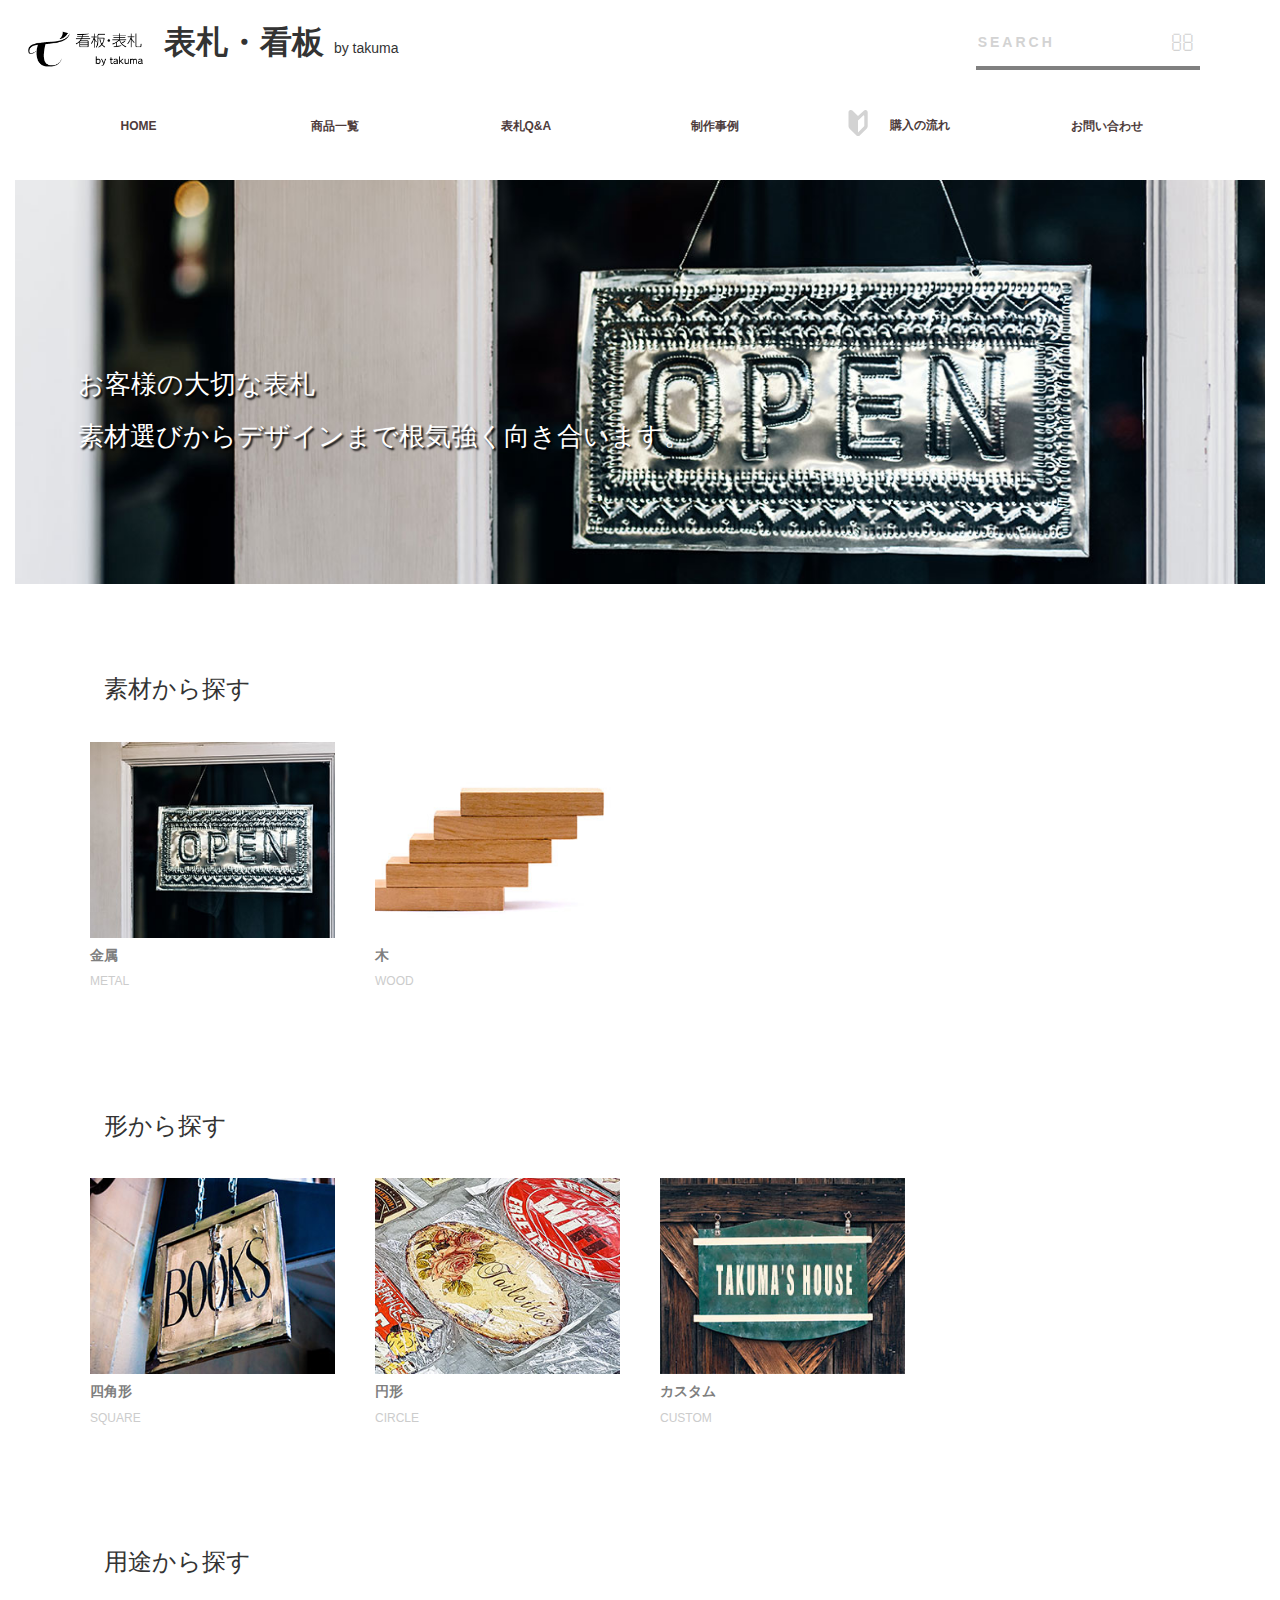
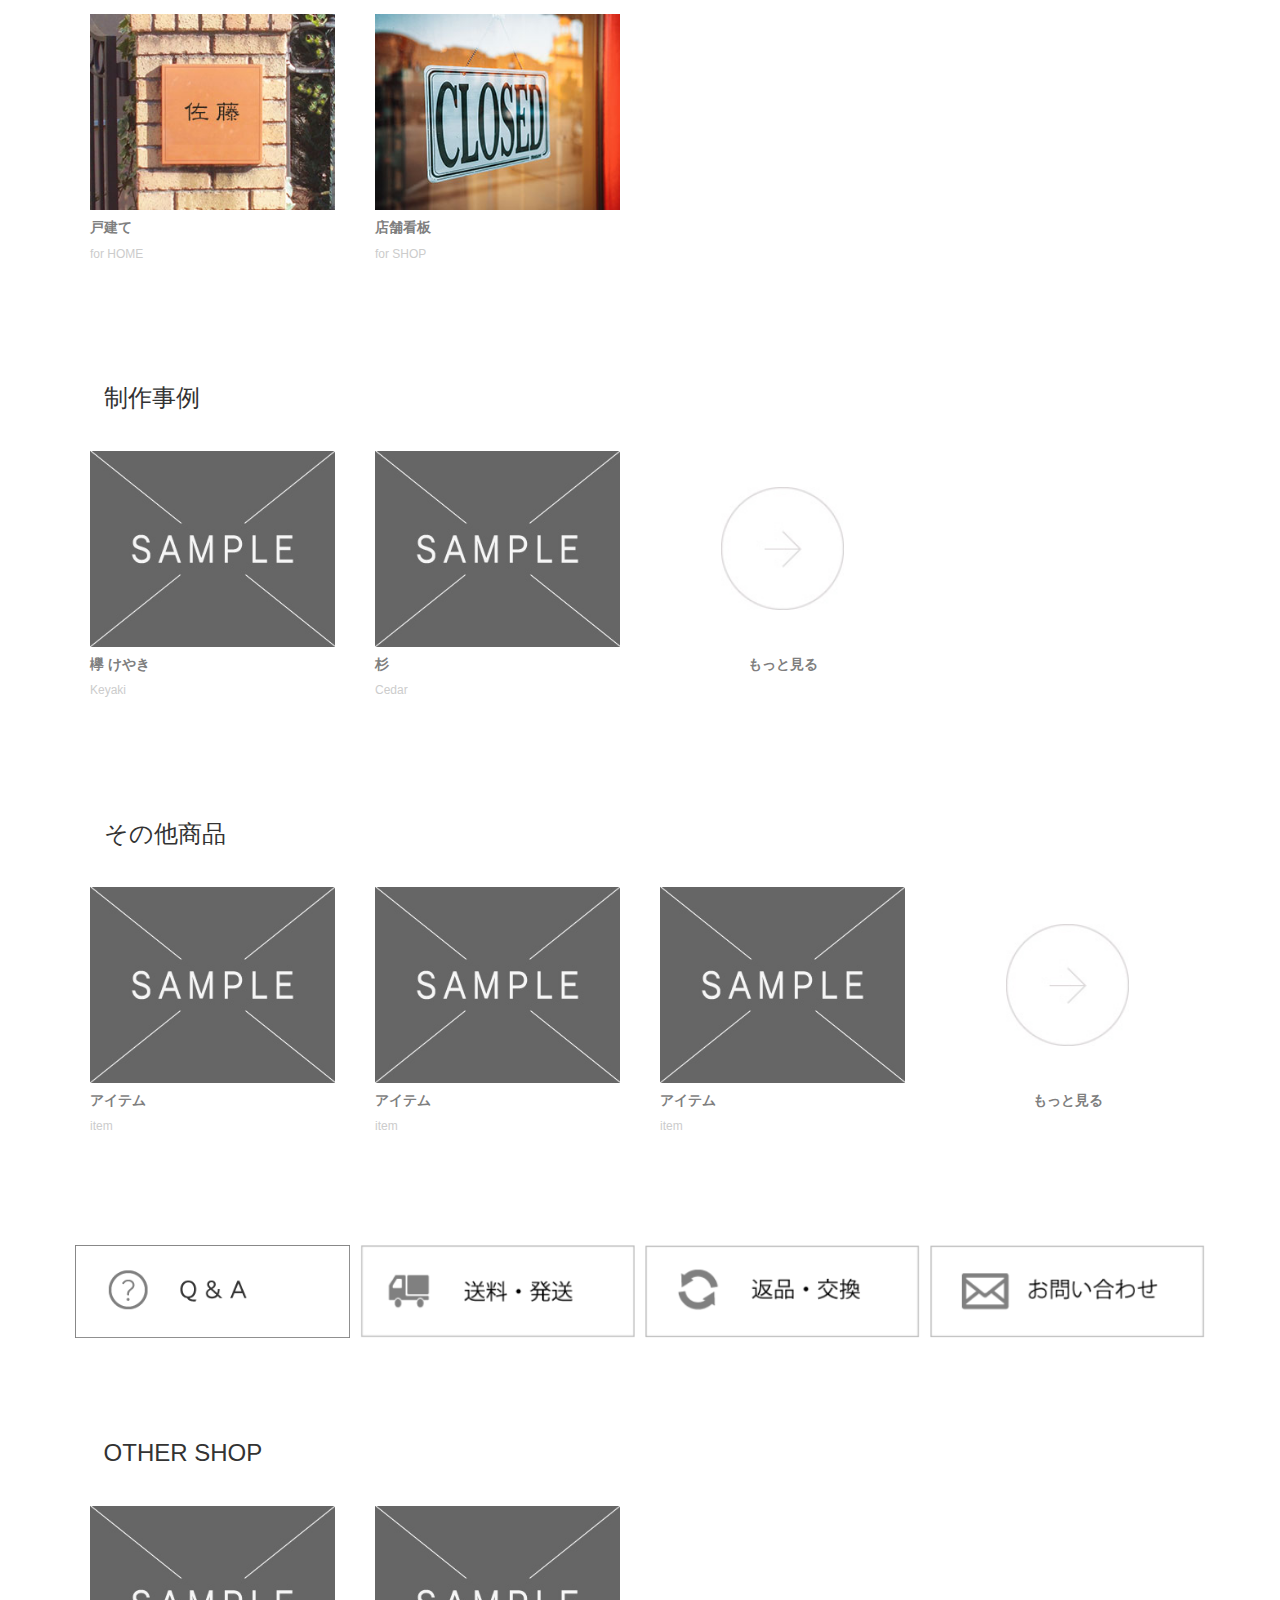
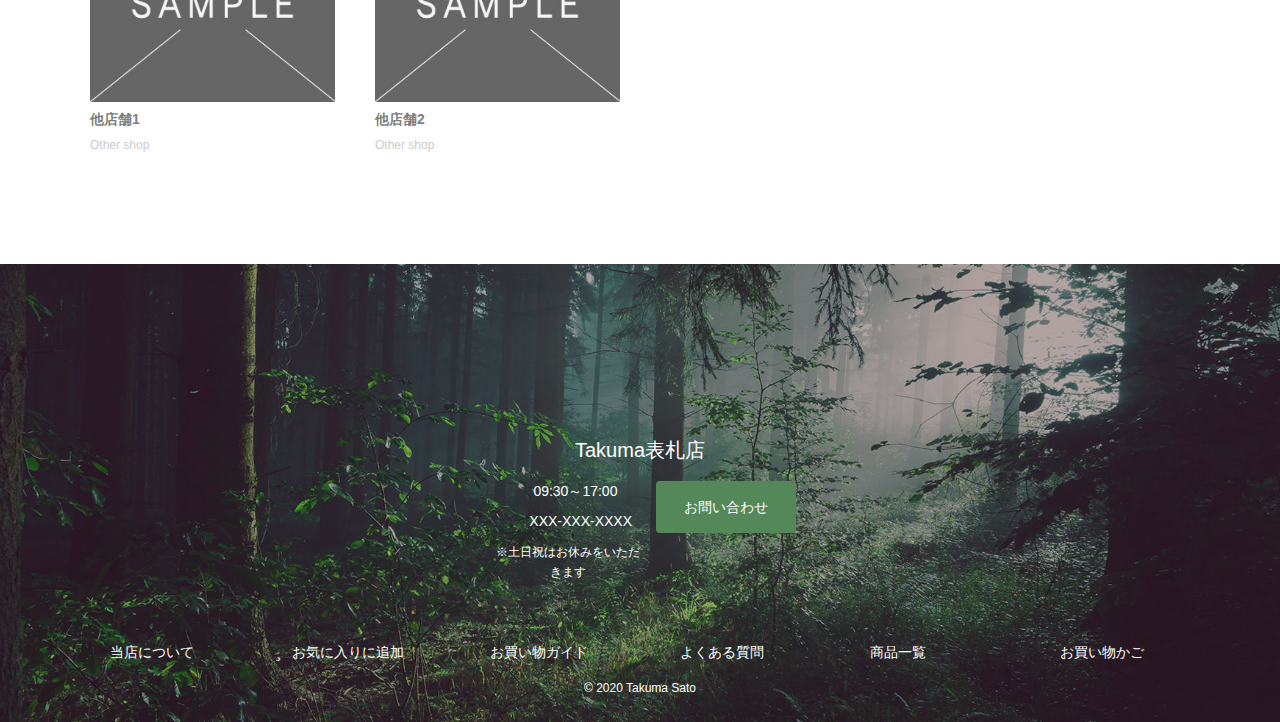
<file: index.html>
<!doctype html>
<html>
<head>
<meta charset="utf-8">
<meta name="viewport" content="width=device-width, initial-scale=1.0">
<title>Takuma表札店へようこそ</title>

<!-- Fontawesome -->
<link rel="stylesheet" href="https://use.fontawesome.com/releases/v5.3.1/css/all.css" integrity="sha384-mzrmE5qonljUremFsqc01SB46JvROS7bZs3IO2EmfFsd15uHvIt+Y8vEf7N7fWAU" crossorigin="anonymous">
<link href="https://maxcdn.bootstrapcdn.com/font-awesome/4.7.0/css/font-awesome.min.css" rel="stylesheet" >

<!-- favicon -->
<link rel="icon" href="img/favicon.ico" sizes="32x32">

<!-- bootstrap theme css -->
<link rel="stylesheet" href="theme/white_pro-master/css/bootstrap.min.css">

<!-- my style -->
<link rel="stylesheet" href="css/base.css">
<link rel="stylesheet" href="css/top.css">

</head>

<body>

<!-- reaf mark -->
<svg width="0" height="0" viewBox="0, 0, 26, 26">
    <g id="reafmark">
      <path d="M13,6.1L7.4,0.6C6.7,0,5.7-0.2,4.9,0.2C4,0.5,3.5,1.4,3.5,2.3v13.9c0,0.9,0.4,1.8,1.1,2.5l6.9,6.7
		c0.9,0.9,2.3,0.9,3.2,0l6.9-6.7c0.7-0.7,1.1-1.5,1.1-2.5V2.3c0-0.9-0.6-1.8-1.4-2.1c-0.9-0.4-1.8-0.2-2.5,0.5L13,6.1z M19.3,15.8
		c0,0.3-0.1,0.6-0.4,0.8L13,22.4V10.6l1.1-1.1l4.2-4c0.2-0.2,0.4-0.2,0.6-0.1c0.2,0.1,0.4,0.3,0.4,0.5V15.8z"></path>
    </g>
</svg>

<button id="page_top">
  <img src="img/page_top.png" alt="">
</button>

<!-- navigation for mobile -->
<nav class="mobile-header navbar navbar-default navbar-fixed-top container hidden-md hidden-lg">
  <div class="row">
    <div class="dummy col-xs-3 nopadding"></div>
    <div class="shoptitle col-xs-4 nopadding">
      <a href="./">
        <h1>表札・看板</h1><span>by takuma</span>
      </a>
    </div>
  </div>
</nav>

<!-- navigation for mobile -->
<div id="navArea" class="mobile-header hidden-md hidden-lg">
  <nav>
    <h2>
      <img src="img/sp/logo.png" alt="">
    </h2>
    <div class="inner">
      <ul>
        <li><a href="./"><i class="fas fa-home"></i>HOME</a></li>
        <li><a href="#"><i class="fas fa-list-ul"></i>商品一覧</a></li>
        <li><a href="#"><i class="far fa-question-circle"></i>表札Q&amp;A</a></li>
        <li><a href="#"><i class="fas fa-image"></i>制作事例</a></li>
        <li><a href="#"><svg class="i" viewBox="0, 0, 26, 26"><use xlink:href="#reafmark"></use></svg>購入の流れ</a></li>
        <li><a href="#"><i class="far fa-star"></i>お気に入りショップに登録</a></li>
        <li><a href="#"><i class="fas fa-shopping-bag"></i>お買い物ガイド</a></li>
        <li><a href="#"><i class="fas fa-shopping-cart"></i>お買い物かご</a></li>
        <li><a href="#"><i class="far fa-envelope"></i>お問い合わせ</a></li>

        <li>
          <div class="searchbox" style="margin-left: 10px;">
            <div class="search">
            <form class="_right" method="get" action="#" accept-charset="EUC-JP">
              <div class="search">
                <input type="text" name="sitem" placeholder="SEARCH">
                <input type="submit" value="&#xf002;" class="fas">
                <input type="hidden" name="f" value="A">
                <input type="hidden" name="sv" value="6">
                <input type="hidden" name="sid" value="XXXXXX">
                <input type="hidden" name="su" value="XXXXXX">
                <input type="hidden" name="sn" value="Takuma表札店">
              </div>
            </form>
            </div>
          </div>
        </li>
      </ul>

    </div>
  </nav>
  <div class="navToggle">
    <span></span> <span></span> <span></span>
  </div>
  <div id="navMask"></div>
</div>

<!-- navigation for pc -->
<div class="whitespace-for-keyvisual-margin hidden-xs hidden-sm"></div>
<nav class="pc-header navbar-fixed-top hidden-xs hidden-sm">
  <div class="navbar-1st">
    <div class="navbar-left">
      <img src="img/pc/logo2.png" alt="">
      <h1>表札・看板</h1><span>by takuma</span>
    </div>
    <div class="navbar-right">
      <div class="searchbox" style="margin-right: 60px;">
        <div class="search">
          <form class="_right" method="get" action="#" accept-charset="EUC-JP">
            <div class="search">
              <input type="text" name="sitem" placeholder="SEARCH">
              <input type="submit" value="&#xf002;" class="fas">
              <input type="hidden" name="f" value="A">
              <input type="hidden" name="sv" value="6">
              <input type="hidden" name="sid" value="XXXXXX">
              <input type="hidden" name="su" value="XXXXXX">
              <input type="hidden" name="sn" value="Takuma表札店">
            </div>
          </form>
        </div>
      </div>
    </div>
  </div>

  <div class="navbar-2nd">
    <div class="container">
      <div class="row">
        <div class="col-md-2"><a href="./"><i class="fas fa-home"></i><p>HOME</p></a></div>
        <div class="col-md-2"><a href="#"><i class="fas fa-list-ul"></i><p>商品一覧</p></a></div>
        <div class="col-md-2"><a href="#"><i class="far fa-question-circle"></i><p>表札Q&amp;A</p></a></div>
        <div class="col-md-2"><a href="#"><i class="fas fa-image"></i><p>制作事例</p></a></div>

        <div class="col-md-2"><a href="#">
          <svg class="i" viewBox="0, 0, 26, 26"><use xlink:href="#reafmark"></use></svg>
          <p>購入の流れ</p></a>
        </div>

        <div class="col-md-2"><a href="#"><i class="far fa-envelope"></i><p>お問い合わせ</p></a></div>
        <div class="col-md-1"></div>
      </div>
    </div>
  </div>
</nav>

<div class="content-wrap">

<div class="keyvisual">
  <img class="img-responsive hidden-md hidden-lg" src="img/sp/keyvisual-sp.jpg" alt="">
  <img class="img-responsive hidden-xs hidden-sm" src="img/pc/keyvisual-pc.jpg" alt="">
  <p class="hidden-xs hidden-sm">お客様の大切な表札<br>素材選びからデザインまで根気強く向き合います。</p>
  <p class="hidden-md hidden-lg">お客様の大切な表札<br>素材選びからデザインまで<br>根気強く向き合います。</p>
</div>

<div class="category-unit container">
  <div class="title"><i class="fas fa-sort-down"></i>素材から探す</div>
  <div class="row">
    <div class="card col-md-3 col-sm-4 col-xs-6">
      <a href="#">
        <div class="card-inner">
          <img src="img/sp/material-metal.jpg" alt="">
          <h5 class="card-title">金属</h5>
          <p class="card-text">METAL</p>
        </div>
      </a>
    </div>

    <div class="card col-md-3 col-sm-4 col-xs-6">
      <a href="#">
        <div class="card-inner">
          <img src="img/sp/material-wood.jpg" alt="">
          <h5 class="card-title">木</h5>
          <p class="card-text">WOOD</p>
        </div>
      </a>
    </div>
  </div>
</div>

<div class="category-unit container">
  <div class="title"><i class="fas fa-sort-down"></i>形から探す</div>
  <div class="row">
    <div class="card col-md-3 col-sm-4 col-xs-6">
      <a href="#">
        <div class="card-inner">
          <img src="img/sp/form-square.jpg" alt="">
          <h5 class="card-title">四角形</h5>
          <p class="card-text">SQUARE</p>
        </div>
      </a>
    </div>

    <div class="card col-md-3 col-sm-4 col-xs-6">
      <a href="#">
        <div class="card-inner">
          <img src="img/sp/form-circle.jpg" alt="">
          <h5 class="card-title">円形</h5>
          <p class="card-text">CIRCLE</p>
        </div>
      </a>
    </div>

    <div class="card col-md-3 col-sm-4 col-xs-6">
      <a href="#">
        <div class="card-inner">
          <img src="img/sp/form-custom.jpg" alt="">
          <h5 class="card-title">カスタム</h5>
          <p class="card-text">CUSTOM</p>
        </div>
      </a>
    </div>
  </div>
</div>

<div class="category-unit container">
  <div class="title"><i class="fas fa-sort-down"></i>用途から探す</div>
  <div class="row">
    <div class="card col-md-3 col-sm-4 col-xs-6">
      <a href="#">
        <div class="card-inner">
          <img src="img/sp/usage-home.jpg" alt="">
          <h5 class="card-title">戸建て</h5>
          <p class="card-text">for HOME</p>
        </div>
      </a>
    </div>

    <div class="card col-md-3 col-sm-4 col-xs-6">
      <a href="#">
        <div class="card-inner">
          <img src="img/sp/usage-shop.jpg" alt="">
          <h5 class="card-title">店舗看板</h5>
          <p class="card-text">for SHOP</p>
        </div>
      </a>
    </div>
  </div>
</div>

<div class="category-unit container">
  <div class="title"><i class="fas fa-sort-down"></i>制作事例</div>
  <div class="row">

    <div class="card col-md-3 col-sm-4 col-xs-6">
      <a href="#">
        <div class="card-inner">
          <img src="img/sp/sample.jpg" alt="">
          <h5 class="card-title">欅 けやき</h5>
        <p class="card-text">Keyaki</p>
        </div>
      </a>
    </div>

    <div class="card col-md-3 col-sm-4 col-xs-6">
      <a href="#">
        <div class="card-inner">
          <img src="img/sp/sample.jpg" alt="">
          <h5 class="card-title">杉</h5>
          <p class="card-text">Cedar</p>
        </div>
      </a>
    </div>

    <div class="card col-md-3 col-sm-4 col-xs-6 hidden-md hidden-lg">
      <a href="#">
        <div class="card-inner">
          <img src="img/sp/sample.jpg" alt="">
          <h5 class="card-title">特注デザイン</h5>
          <p class="card-text">Special design</p>
        </div>
      </a>
    </div>

    <div class="card col-md-3 col-sm-4 col-xs-6 hidden-md hidden-lg">
      <a href="#">
        <div class="card-inner">
          <img src="img/sp/sample.jpg" alt="">
          <h5 class="card-title">店舗看板</h5>
          <p class="card-text">Store board</p>
        </div>
      </a>
    </div>

    <div class="card col-md-3 col-sm-4 col-xs-6 more">
      <a href="#">
        <div class="card-inner">
          <img src="img/next.jpg" alt="">
          <h5 class="card-title">もっと見る</h5>
        </div>
      </a>
    </div>
  </div>
</div>

<div class="category-unit container">
  <div class="title"><i class="fas fa-sort-down"></i>その他商品</div>
  <div class="row">
    <div class="card col-md-3 col-sm-4 col-xs-6">
      <a href="#">
        <div class="card-inner">
          <img src="img/sp/sample.jpg" alt="">
          <h5 class="card-title">アイテム</h5>
          <p class="card-text">item</p>
        </div>
      </a>
    </div>

    <div class="card col-md-3 col-sm-4 col-xs-6">
      <a href="#">
        <div class="card-inner">
          <img src="img/sp/sample.jpg" alt="">
          <h5 class="card-title">アイテム</h5>
          <p class="card-text">item</p>
        </div>
      </a>
    </div>

    <div class="card col-md-3 col-sm-4 col-xs-6">
      <a href="#">
        <div class="card-inner">
          <img src="img/sp/sample.jpg" alt="">
          <h5 class="card-title">アイテム</h5>
          <p class="card-text">item</p>
        </div>
      </a>
    </div>

    <div class="card col-md-3 col-sm-4 col-xs-6 hidden-md hidden-lg">
      <a href="#">
        <div class="card-inner">
          <img src="img/sp/sample.jpg" alt="">
          <h5 class="card-title">アイテム</h5>
          <p class="card-text">item</p>
        </div>
      </a>
    </div>

    <div class="card col-md-3 col-sm-4 col-xs-6 hidden-md hidden-lg">
      <a href="#">
        <div class="card-inner">
          <img src="img/sp/sample.jpg" alt="">
          <h5 class="card-title">アイテム</h5>
          <p class="card-text">item</p>
        </div>
      </a>
    </div>

    <div class="card col-md-3 col-sm-4 col-xs-6 more">
      <a href="#">
        <div class="card-inner">
          <img src="img/next.jpg" alt="">
          <h5 class="card-title">もっと見る</h5>
        </div>
      </a>
    </div>
  </div>
</div>

<div class="container">
  <div class="row">
    <div class="corner-card col-xs-6 col-md-3">
      <a href="#"><img src="img/sp/qa.png" alt=""></a>
    </div>
    <div class="corner-card col-xs-6 col-md-3">
      <a href="#"><img src="img/sp/souryou-banner.png" alt=""></a>
    </div>
    <div class="corner-card col-xs-6 col-md-3">
      <a href="#"><img src="img/sp/henpin-banner.png" alt=""></a>
    </div>
    <div class="corner-card col-xs-6 col-md-3">
      <a href="#"><img src="img/sp/toiawase-banner.png" alt=""></a>
    </div>
  </div>
</div>

<div class="category-unit container">
  <div class="title"><i class="fas fa-sort-down"></i>OTHER SHOP</div>
  <div class="row">
    <div class="card col-md-3 col-sm-4 col-xs-6">
      <a href="#">
        <div class="card-inner">
          <img src="img/sp/sample.jpg" alt="">
          <h5 class="card-title">他店舗1</h5>
          <p class="card-text">Other shop</p>
        </div>
      </a>
    </div>

    <div class="card col-md-3 col-sm-4 col-xs-6">
      <a href="#">
        <div class="card-inner">
          <img src="img/sp/sample.jpg" alt="">
          <h5 class="card-title">他店舗2</h5>
          <p class="card-text">Other shop</p>
        </div>
      </a>
    </div>
  </div>
</div>

</div> <!-- .content-wrap -->

<footer>
  <div class="contact contain">
    <h3>Takuma表札店</h3>
    <div class="row">
      <div class="col-xs-1"></div>
      <div class="col-xs-5 nopadding">
        <p><i class="far fa-clock"></i>09:30～17:00</p>
        <p><i class="fas fa-phone"></i>XXX-XXX-XXXX</p>
        <p><small>※土日祝はお休みをいただきます</small></p>
      </div>
      <div class="col-xs-5">
        <a href="#" target="_blank">
          <button class="btn btn-success">お問い合わせ</button>
        </a>
      </div>
      <div class="col-xs-1"></div>
    </div>
  </div>

  <div class="footer-sp hidden-md hidden-lg">
    <a href="content/about.html">
      <div class="footer-part">
        <i class="fas fa-chevron-right"></i>当店について
      </div>
    </a>

    <a href="#">
      <div class="footer-part">
        <i class="fas fa-chevron-right"></i>お気に入りショップに追加
      </div>
    </a>

    <a href="#">
      <div class="footer-part">
        <i class="fas fa-chevron-right"></i>お買い物ガイド
      </div>
    </a>

    <a href="#">
      <div class="footer-part">
        <i class="fas fa-chevron-right"></i>よくある質問
      </div>
    </a>

    <a href="#">
      <div class="footer-part">
        <i class="fas fa-chevron-right"></i>商品一覧
      </div>
    </a>

    <a href="#">
      <div class="footer-part">
        <i class="fas fa-chevron-right"></i>お買い物かご
      </div>
    </a>

    <div class="copyright">
      <p>&copy; 2020 Takuma Sato</p>
    </div>
  </div>

  <div class="footer-pc hidden-xs hidden-sm">
    <div class="container">
      <div class="row">
        <div class="col-md-2">
          <a href="content/about.html"><i class="fas fa-info"></i>当店について</a>
        </div>

        <div class="col-md-2">
          <a href="#"><i class="far fa-star"></i>お気に入りに追加</a>
        </div>

        <div class="col-md-2">
          <a href="#"><i class="fas fa-shopping-bag"></i>お買い物ガイド</a>
        </div>

        <div class="col-md-2">
          <a href="#"><i class="far fa-question-circle"></i>よくある質問</a>
        </div>

        <div class="col-md-2">
          <a href="#"><i class="fas fa-list-ul"></i>商品一覧</a>
        </div>

        <div class="col-md-2">
          <a href="#"><i class="fas fa-shopping-cart"></i>お買い物かご</a>
        </div>
      </div>
    </div>

    <div class="copyright">
      <p>&copy; 2020 Takuma Sato</p>
    </div>
  </div>

</footer>

<!-- bootstrap theme js -->
<script src="https://code.jquery.com/jquery-3.4.1.min.js" integrity="sha256-CSXorXvZcTkaix6Yvo6HppcZGetbYMGWSFlBw8HfCJo=" crossorigin="anonymous"></script>
<script src="https://cdn.jsdelivr.net/npm/popper.js@1.16.0/dist/umd/popper.min.js" integrity="sha384-Q6E9RHvbIyZFJoft+2mJbHaEWldlvI9IOYy5n3zV9zzTtmI3UksdQRVvoxMfooAo" crossorigin="anonymous"></script>
<script src="theme/white_pro-master/js/bootstrap.min.js"></script>

<!-- hamburger navigation -->
<script src="js/nav.js"></script>

<!-- smooth scroll -->
<script src="js/smooth.js"></script>

<!-- to top -->
<script src="js/scrolltotop.js"></script>

</body>
</html>
</file>
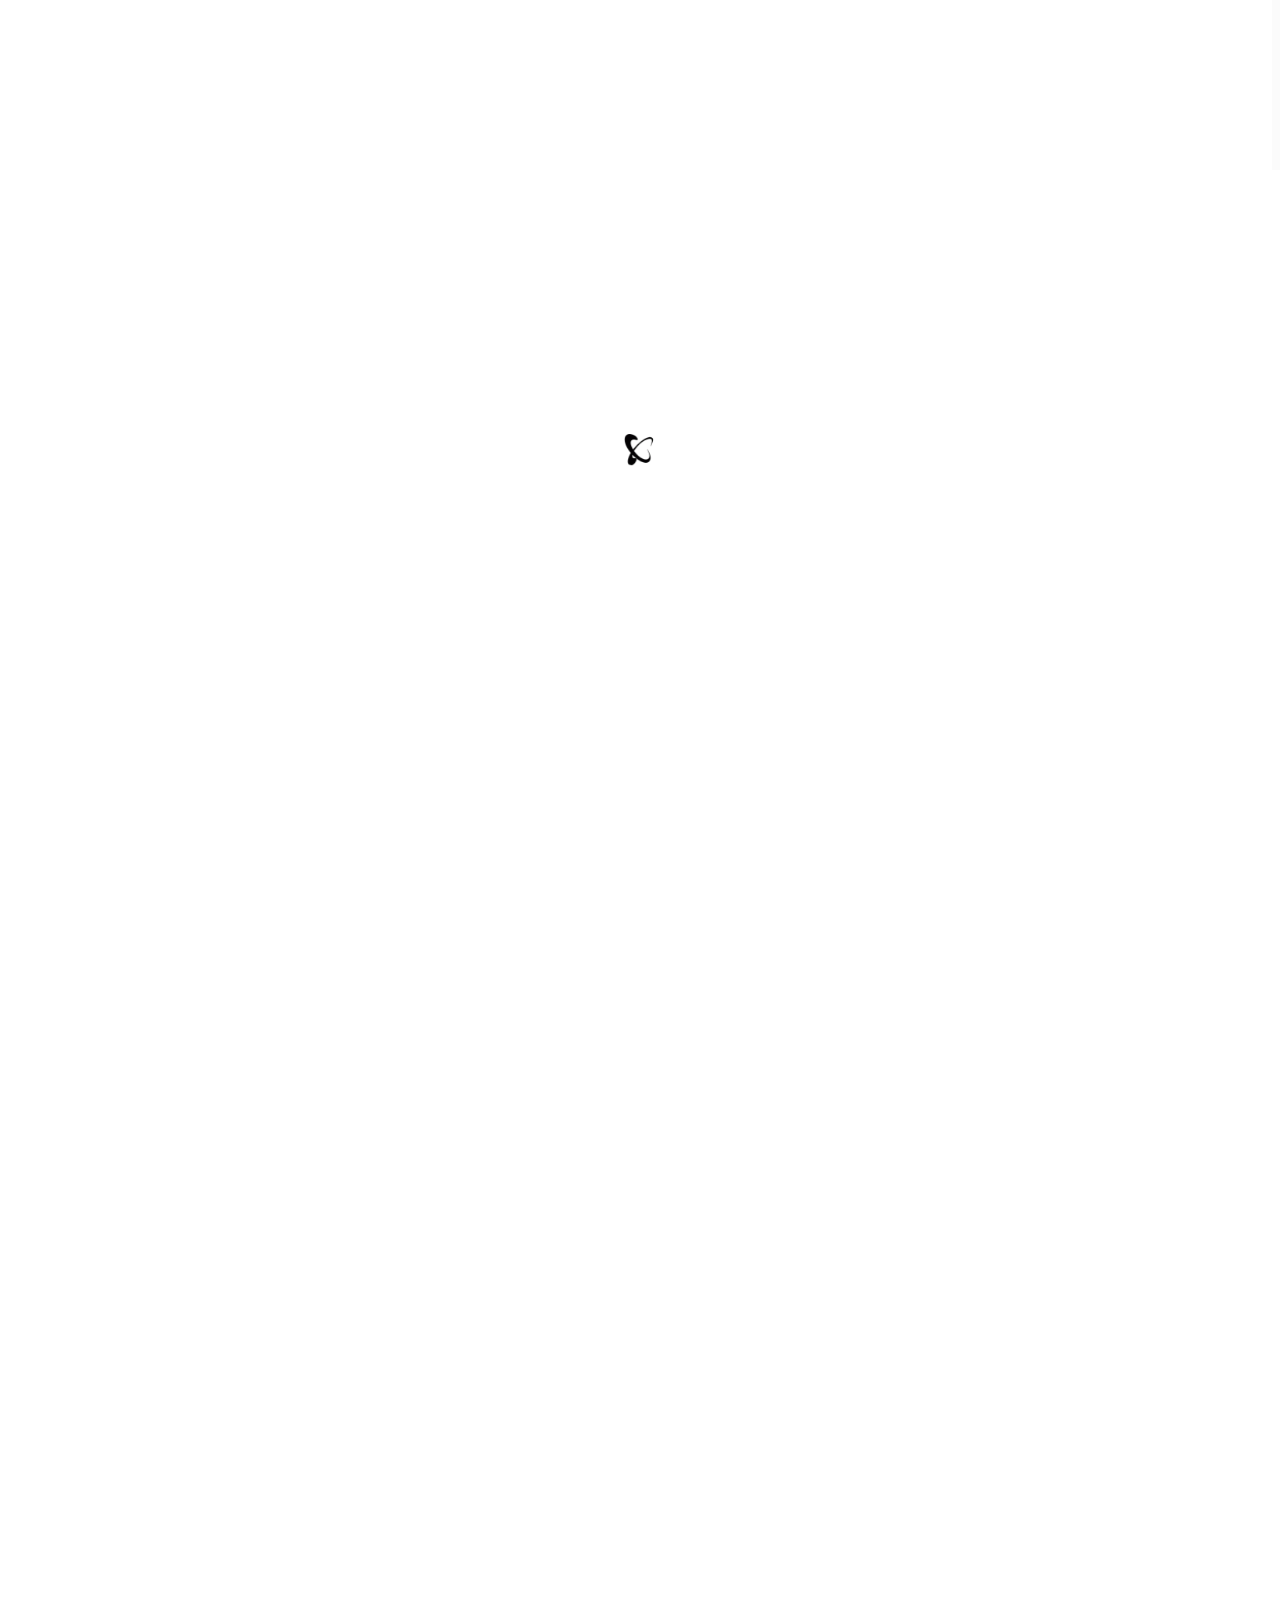
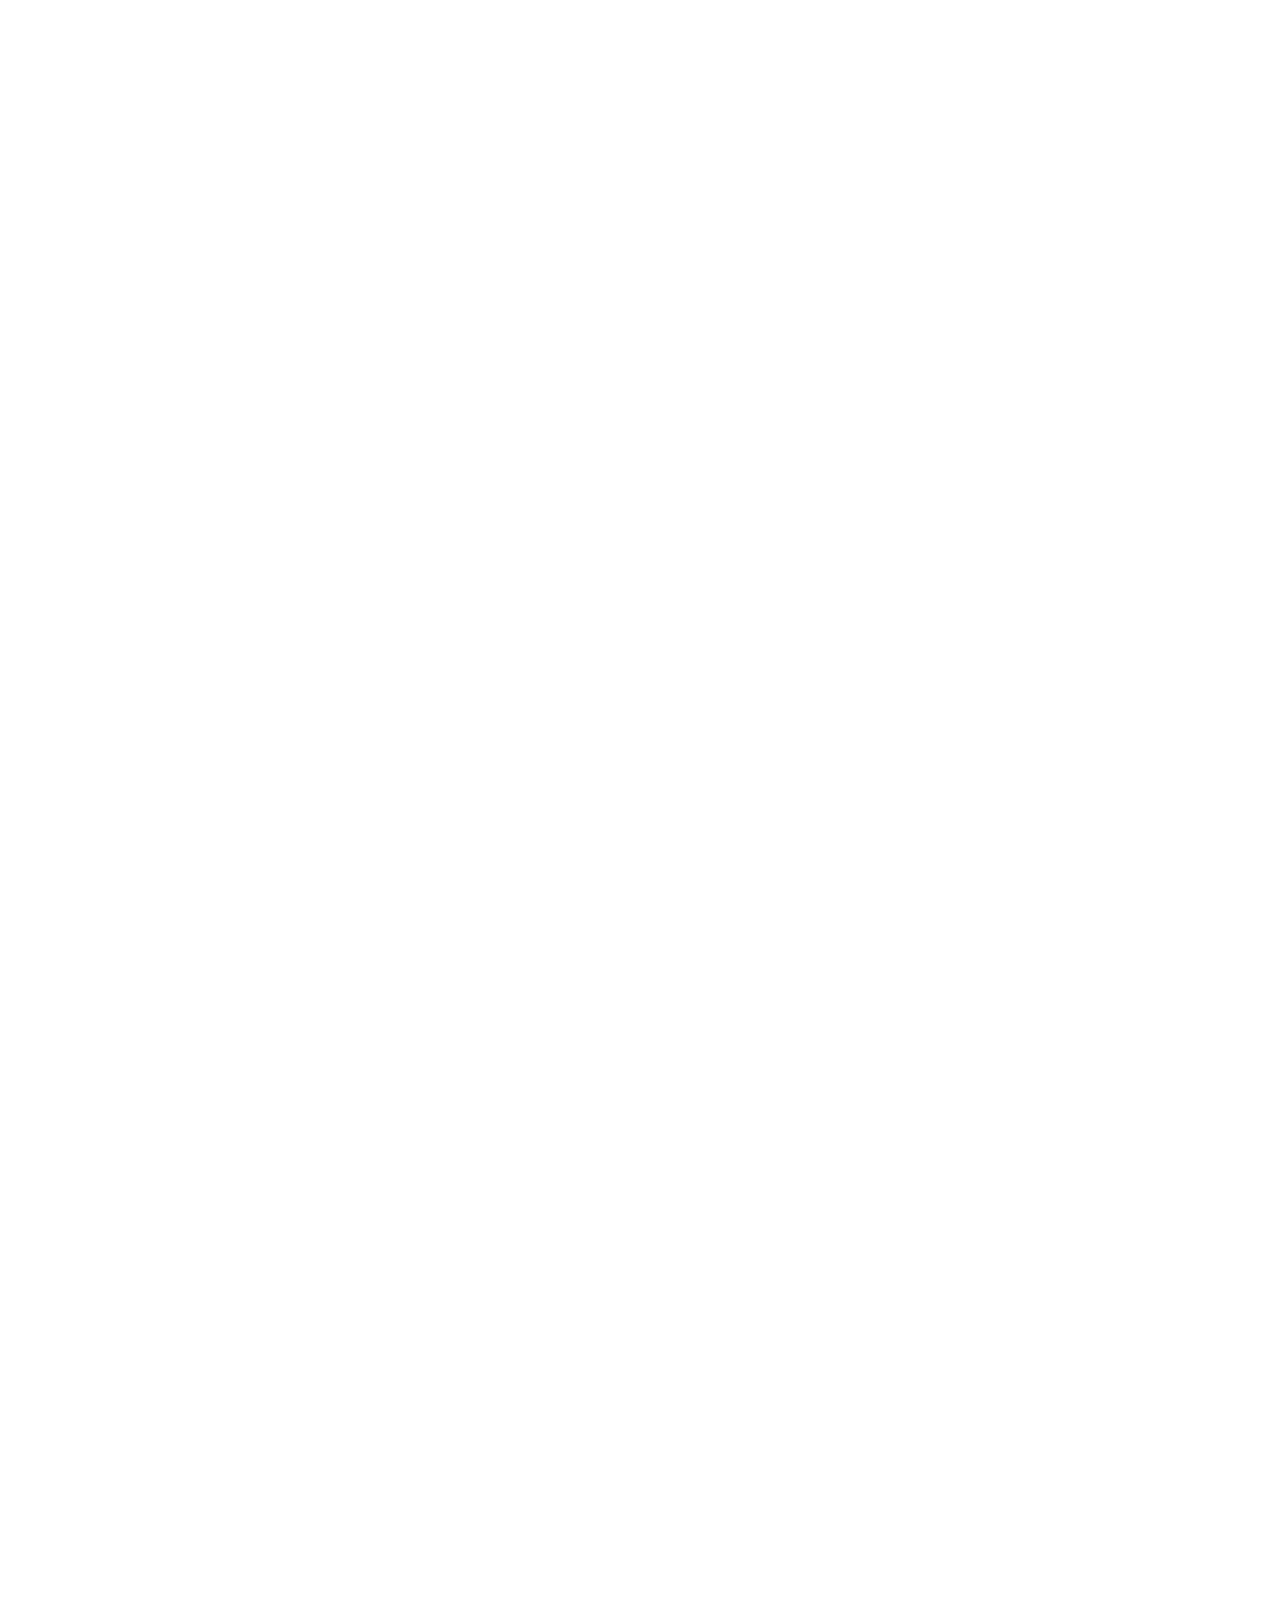
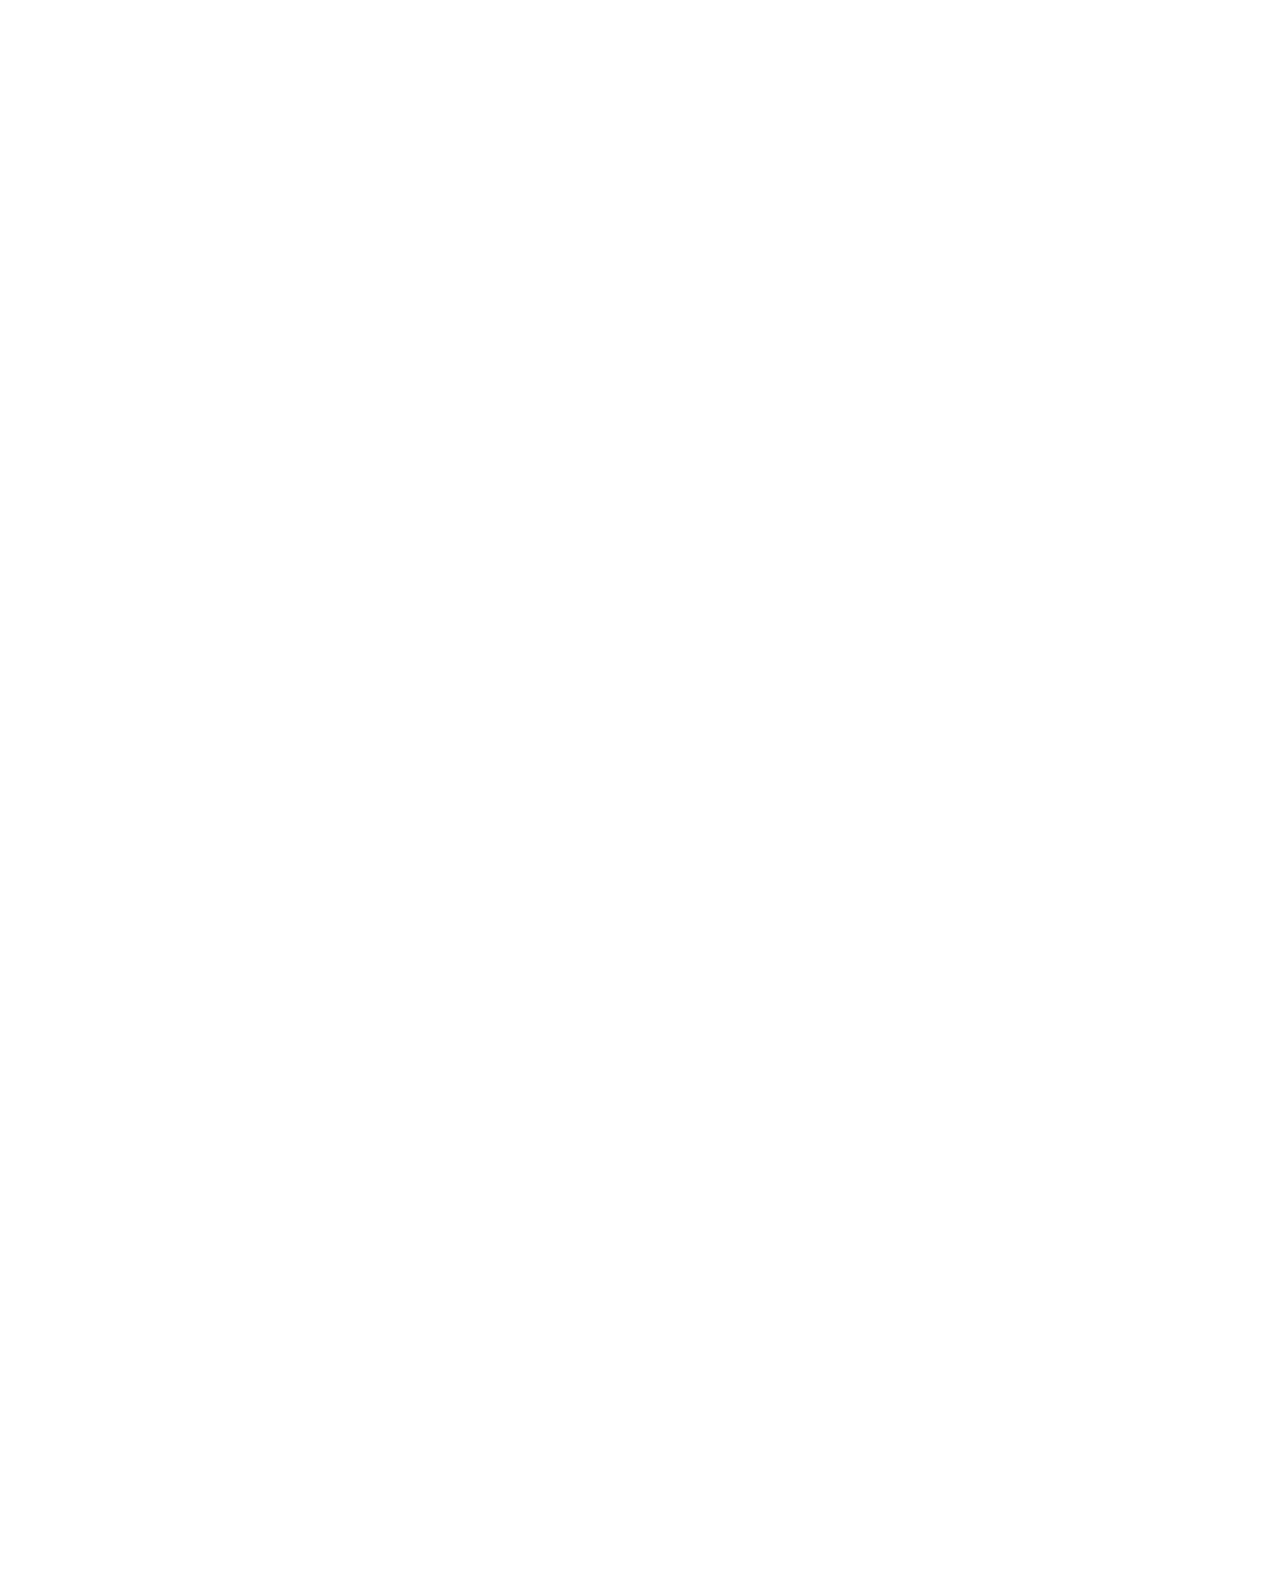
<file: theme/white_pro-master/index.html>
<!DOCTYPE html>
<html lang="en">
<head>
	
	<meta charset="utf-8">
	<title>White | responsive bootstrap3 html5 one page template</title>
    <meta name="viewport" content="width=device-width, initial-scale=1.0">
	<meta name="description" content="">
	<meta name="author" content="">
	
	<link rel="shortcut icon" href="images/favicon.ico">
    
	<!-- CSS -->
	<link href="css/bootstrap.min.css" rel="stylesheet" type="text/css" />
	<link href="css/flexslider.css" rel="stylesheet" type="text/css" />
	<link href="css/prettyPhoto.css" rel="stylesheet" type="text/css" />
	<link href="css/animate.css" rel="stylesheet" type="text/css" media="all" />
    <link href="css/owl.carousel.css" rel="stylesheet">
	<link href="css/style.css" rel="stylesheet" type="text/css" />
    
	<!-- FONTS -->
	<link href='http://fonts.googleapis.com/css?family=Roboto:400,100,100italic,300,300italic,400italic,500italic,700,500,700italic,900,900italic' rel='stylesheet' type='text/css'>
	<link href="http://netdna.bootstrapcdn.com/font-awesome/4.0.3/css/font-awesome.css" rel="stylesheet">	
    
	<!-- SCRIPTS -->
	<!--[if IE]><script src="http://html5shiv.googlecode.com/svn/trunk/html5.js"></script><![endif]-->
    <!--[if IE]><html class="ie" lang="en"> <![endif]-->
	
	<script src="js/jquery.min.js" type="text/javascript"></script>
	<script src="js/bootstrap.min.js" type="text/javascript"></script>
	<script src="js/jquery.prettyPhoto.js" type="text/javascript"></script>
	<script src="js/jquery.nicescroll.min.js" type="text/javascript"></script>
	<script src="js/superfish.min.js" type="text/javascript"></script>
	<script src="js/jquery.flexslider-min.js" type="text/javascript"></script>
	<script src="js/owl.carousel.js" type="text/javascript"></script>
	<script src="js/animate.js" type="text/javascript"></script>
	<script src="js/jquery.BlackAndWhite.js"></script>
	<script src="js/myscript.js" type="text/javascript"></script>
	<script>
		
		//PrettyPhoto
		jQuery(document).ready(function() {
			$("a[rel^='prettyPhoto']").prettyPhoto();
		});
		
		//BlackAndWhite
		$(window).load(function(){
			$('.client_img').BlackAndWhite({
				hoverEffect : true, // default true
				// set the path to BnWWorker.js for a superfast implementation
				webworkerPath : false,
				// for the images with a fluid width and height 
				responsive:true,
				// to invert the hover effect
				invertHoverEffect: false,
				// this option works only on the modern browsers ( on IE lower than 9 it remains always 1)
				intensity:1,
				speed: { //this property could also be just speed: value for both fadeIn and fadeOut
					fadeIn: 300, // 200ms for fadeIn animations
					fadeOut: 300 // 800ms for fadeOut animations
				},
				onImageReady:function(img) {
					// this callback gets executed anytime an image is converted
				}
			});
		});
		
	</script>
	
</head>
<body>

<!-- PRELOADER -->
<img id="preloader" src="images/preloader.gif" alt="" />
<!-- //PRELOADER -->
<div class="preloader_hide">

	<!-- PAGE -->
	<div id="page">
	
		<!-- HEADER -->
		<header>
			
			<!-- MENU BLOCK -->
			<div class="menu_block">
			
				<!-- CONTAINER -->
				<div class="container clearfix">
					
					<!-- LOGO -->
					<div class="logo pull-left">
						<a href="index.html" ><span class="b1">w</span><span class="b2">h</span><span class="b3">i</span><span class="b4">t</span><span class="b5">e</span></a>
					</div><!-- //LOGO -->
					
					<!-- SEARCH FORM -->
					<div id="search-form" class="pull-right">
						<form method="get" action="#">
							<input type="text" name="Search" value="Search" onFocus="if (this.value == 'Search') this.value = '';" onBlur="if (this.value == '') this.value = 'Search';" />
						</form>
					</div><!-- SEARCH FORM -->
					
					<!-- MENU -->
					<div class="pull-right">
						<nav class="navmenu center">
							<ul>
								<li class="first active scroll_btn"><a href="#home" >Home</a></li>
								<li class="scroll_btn"><a href="#about" >About Us</a></li>
								<li class="scroll_btn"><a href="#projects" >Projects</a></li>
								<li class="scroll_btn"><a href="#team" >Team</a></li>
								<li class="scroll_btn"><a href="#news" >News</a></li>
								<li class="scroll_btn last"><a href="#contacts" >Contacts</a></li>
								<li class="sub-menu">
									<a href="javascript:void(0);" >Pages</a>
									<ul>
										<li><a href="blog.html" >Blog</a></li>
										<li><a href="blog-post.html" >Blog Post</a></li>
										<li><a href="portfolio-post.html" >Portfolio Single Work</a></li>
									</ul>
								</li>
							</ul>
						</nav>
					</div><!-- //MENU -->
				</div><!-- //MENU BLOCK -->
			</div><!-- //CONTAINER -->
		</header><!-- //HEADER -->
		
		
		<!-- HOME -->
		<section id="home" class="padbot0">
				
			<!-- TOP SLIDER -->
			<div class="flexslider top_slider">
				<ul class="slides">
					<li class="slide1">
						<div class="flex_caption1">
							<p class="title1 captionDelay2 FromTop">Creative</p>
							<p class="title2 captionDelay4 FromTop">White</p>
							<p class="title3 captionDelay6 FromTop">Templates</p>
							<p class="title4 captionDelay7 FromBottom">The template is suitable for any company and the direction that appreciates style, purity and quality of the web site.</p>
						</div>
						<a class="slide_btn FromRight" href="javascript:void(0);" >Read More</a>
					<li class="slide2">
						<div class="flex_caption1">
							<p class="title1 captionDelay6 FromLeft">Responsive</p>
							<p class="title2 captionDelay4 FromLeft">Design</p>
							<p class="title3 captionDelay2 FromLeft">Theme</p>
							<p class="title4 captionDelay7 FromLeft">The template is suitable for any company and the direction that appreciates style, purity and quality of the web site.</p>
						</div>
						<a class="slide_btn FromRight" href="javascript:void(0);" >Read More</a>
					</li>
					<li class="slide3">
						<div class="flex_caption1">
							<p class="title1 captionDelay1 FromBottom">Amazing</p>
							<p class="title2 captionDelay2 FromBottom">Video</p>
							<p class="title3 captionDelay3 FromBottom">Background</p>
							<p class="title4 captionDelay5 FromBottom">The template is suitable for any company and the direction that appreciates style, purity and quality of the web site.</p>
						</div>
						<a class="slide_btn FromRight" href="javascript:void(0);" >Read More</a>
						
						<!-- VIDEO BACKGROUND -->
						<a id="P2" class="player" data-property="{videoURL:'tDvBwPzJ7dY',containment:'.top_slider .slide3',autoPlay:true, mute:true, startAt:0, opacity:1}" ></a>
						<!-- //VIDEO BACKGROUND -->
					</li>
				</ul>
			</div>
			<div id="carousel">
				<ul class="slides">
					<li><img src="images/slider/slide1_bg.jpg" alt="" /></li>
					<li><img src="images/slider/slide2_bg.jpg" alt="" /></li>
					<li><img src="images/slider/slide3_bg.jpg" alt="" /></li>
				</ul>
			</div><!-- //TOP SLIDER -->
		</section><!-- //HOME -->
		
		
		<!-- ABOUT -->
		<section id="about">
			
			<!-- SERVICES -->
			<div class="services_block padbot40" data-appear-top-offset="-200" data-animated="fadeInUp">
				
				<!-- CONTAINER -->
				<div class="container">
				
					<!-- ROW -->
					<div class="row">
						<div class="col-lg-3 col-md-3 col-sm-6 col-xs-6 col-ss-12 margbot30">
							<a class="services_item" href="javascript:void(0);" >
								<p><b>Easy</b> Customize</p>
								<span>Quality and very comfortable design, does not hurt the eyes and pleasant to use.</span>
							</a>
						</div>
						<div class="col-lg-3 col-md-3 col-sm-6 col-xs-6 col-ss-12 margbot30">
							<a class="services_item" href="javascript:void(0);" >
								<p><b>Modern</b> Design</p>
								<span>Quality and unique design that meets all the requirements and trends of modern web design.</span>
							</a>
						</div>
						<div class="col-lg-3 col-md-3 col-sm-6 col-xs-6 col-ss-12 margbot30">
							<a class="services_item" href="javascript:void(0);" >
								<p><b>Responsive</b> Design</p>
								<span>Design that will be equally beautifully displayed on all your devices, tablet, smartphone or computer.</span>
							</a>
						</div>
						<div class="col-lg-3 col-md-3 col-sm-6 col-xs-6 col-ss-12 margbot30">
							<a class="services_item" href="javascript:void(0);" >
								<p><b>Free</b> Updates & Support</p>
								<span>Hour and great support template. You can always ask a question and we will help you.</span>
							</a>
						</div>
					</div><!-- //ROW -->
				</div><!-- //CONTAINER -->
			</div><!-- //SERVICES -->
			
			<!-- CLEAN CODE -->
			<div class="cleancode_block">
				
				<!-- CONTAINER -->
				<div class="container" data-appear-top-offset="-200" data-animated="fadeInUp">
					
					<!-- CASTOM TAB -->
					<div id="myTabContent" class="tab-content">
						<div class="tab-pane fade in active clearfix" id="tab1">
							<p class="title"><b>Clean</b> Code</p>
							<span>We tried to make very high-quality product and so our code is very neat and clean. Whatever anyone could improve and modify the template to your liking.</span>
						</div>
						<div class="tab-pane fade clearfix" id="tab2">
							<p class="title"><b>Technical</b> Support</p>
							<span>We tried to make very high-quality product and so our code is very neat and clean. Whatever anyone could improve and modify the template to your liking.</span>
						</div>
						<div class="tab-pane fade clearfix" id="tab3">
							<p class="title"><b>Responsive</b></p>
							<span>We tried to make very high-quality product and so our code is very neat and clean. Whatever anyone could improve and modify the template to your liking.</span>
						</div>
						<div class="tab-pane fade clearfix" id="tab4">
							<p class="title"><b>Documentation</b></p>
							<span>We tried to make very high-quality product and so our code is very neat and clean. Whatever anyone could improve and modify the template to your liking.</span>
						</div>
						<div class="tab-pane fade clearfix" id="tab5">
							<p class="title"><b>Quality</b></p>
							<span>We tried to make very high-quality product and so our code is very neat and clean. Whatever anyone could improve and modify the template to your liking.</span>
						</div>
						<div class="tab-pane fade clearfix" id="tab6">
							<p class="title"><b>Support</b></p>
							<span>We tried to make very high-quality product and so our code is very neat and clean. Whatever anyone could improve and modify the template to your liking.</span>
						</div>
					</div>
					<ul id="myTab" class="nav nav-tabs">
						<li class="active"><a class="i1" href="#tab1" data-toggle="tab" ><i></i><span>Clean Code</span></a></li>
						<li><a class="i2" href="#tab2" data-toggle="tab" ><i></i><span>Support</span></a></li>
						<li><a class="i3" href="#tab3" data-toggle="tab" ><i></i><span>Responsive</span></a></li>
						<li><a class="i4" href="#tab4" data-toggle="tab" ><i></i><span>Documentation</span></a></li>
						<li><a class="i5" href="#tab5" data-toggle="tab" ><i></i><span>Quality</span></a></li>
						<li><a class="i6" href="#tab6" data-toggle="tab" ><i></i><span>Support</span></a></li>
					</ul><!-- CASTOM TAB -->
				</div><!-- //CONTAINER -->
			</div><!-- //CLEAN CODE -->
			
			<!-- MULTI PURPOSE -->
			<div class="purpose_block">
				
				<!-- CONTAINER -->
				<div class="container">
					
					<!-- ROW -->
					<div class="row">
					
						<div class="col-lg-7 col-md-7 col-sm-7" data-appear-top-offset="-200" data-animated="fadeInLeft">
							<h2><b>Multi-purpose</b> WordPress Theme</h2>
							<p>We tried to make very high-quality product and so our code is very neat and clean. Whatever anyone could improve and modify the template to your liking.</p>
							<p>Sed ut perspiciatis unde omnis iste natus error sit voluptatem accusantium doloremque laudantium, totam rem aperiam, eaque ipsa quae ab illo inventore veritatis et quasi architecto beatae vitae dicta sunt explicabo.</p>
							<a class="btn btn-active" href="javascript:void(0);" ><span data-hover="Yes I want it">Byu This theme</span></a>
							<a class="btn" href="javascript:void(0);" >View more templates</a>
						</div>
						
						<div class="col-lg-5 col-md-5 col-sm-5 ipad_img_in" data-appear-top-offset="-200" data-animated="fadeInRight">
							<img class="ipad_img1" src="images/img1.png" alt="" />
						</div>
					</div><!-- //ROW -->
				</div><!-- //CONTAINER -->
			</div><!-- //MULTI PURPOSE -->
		</section><!-- //ABOUT -->
		
		
		<!-- PROJECTS -->
		<section id="projects" class="padbot20">
		
			<!-- CONTAINER -->
			<div class="container">
				<h2><b>Featured</b> Works</h2>
			</div><!-- //CONTAINER -->
			
				
			<div class="projects-wrapper" data-appear-top-offset="-200" data-animated="fadeInUp">
				<!-- PROJECTS SLIDER -->
				<div class="owl-demo owl-carousel projects_slider">
					
					<!-- work1 -->
					<div class="item">
						<div class="work_item">
							<div class="work_img">
								<img src="images/works/1.jpg" alt="" />
								<a class="zoom" href="images/works/1.jpg" rel="prettyPhoto[portfolio1]" ></a>
							</div>
							<div class="work_description">
								<div class="work_descr_cont">
									<a href="portfolio-post.html" >Ginger Beast</a>
									<span>17 March, 2041</span>
								</div>
							</div>
						</div>
					</div><!-- //work1 -->
					
					<!-- work2 -->
					<div class="item">
						<div class="work_item">
							<div class="work_img">
								<img src="images/works/2.jpg" alt="" />
								<a class="zoom" href="images/works/2.jpg" rel="prettyPhoto[portfolio1]" ></a>
							</div>
							<div class="work_description">
								<div class="work_descr_cont">
									<a href="portfolio-post.html" >Ginger Beast</a>
									<span>17 March, 2041</span>
								</div>
							</div>
						</div>
					</div><!-- //work2 -->
					
					<!-- work3 -->
					<div class="item">
						<div class="work_item">
							<div class="work_img">
								<img src="images/works/3.jpg" alt="" />
								<a class="zoom" href="images/works/3.jpg" rel="prettyPhoto[portfolio1]" ></a>
							</div>
							<div class="work_description">
								<div class="work_descr_cont">
									<a href="portfolio-post.html" >Ginger Beast</a>
									<span>17 March, 2041</span>
								</div>
							</div>
						</div>
					</div><!-- //work3 -->
					
					<!-- work4 -->
					<div class="item">
						<div class="work_item">
							<div class="work_img">
								<img src="images/works/4.jpg" alt="" />
								<a class="zoom" href="images/works/4.jpg" rel="prettyPhoto[portfolio1]" ></a>
							</div>
							<div class="work_description">
								<div class="work_descr_cont">
									<a href="portfolio-post.html" >Ginger Beast</a>
									<span>17 March, 2041</span>
								</div>
							</div>
						</div>
					</div><!-- //work4 -->
					
					<!-- work5 -->
					<div class="item">
						<div class="work_item">
							<div class="work_img">
								<img src="images/works/5.jpg" alt="" />
								<a class="zoom" href="images/works/5.jpg" rel="prettyPhoto[portfolio1]" ></a>
							</div>
							<div class="work_description">
								<div class="work_descr_cont">
									<a href="portfolio-post.html" >Ginger Beast</a>
									<span>17 March, 2041</span>
								</div>
							</div>
						</div>
					</div><!-- //work5 -->
					
					<!-- work6 -->
					<div class="item">
						<div class="work_item">
							<div class="work_img">
								<img src="images/works/6.jpg" alt="" />
								<a class="zoom" href="images/works/6.jpg" rel="prettyPhoto[portfolio1]" ></a>
							</div>
							<div class="work_description">
								<div class="work_descr_cont">
									<a href="portfolio-post.html" >Ginger Beast</a>
									<span>17 March, 2041</span>
								</div>
							</div>
						</div>
					</div><!-- //work6 -->
					
					<!-- work7 -->
					<div class="item">
						<div class="work_item">
							<div class="work_img">
								<img src="images/works/7.jpg" alt="" />
								<a class="zoom" href="images/works/7.jpg" rel="prettyPhoto[portfolio1]" ></a>
							</div>
							<div class="work_description">
								<div class="work_descr_cont">
									<a href="portfolio-post.html" >Ginger Beast</a>
									<span>17 March, 2041</span>
								</div>
							</div>
						</div>
					</div><!-- //work7 -->
				</div><!-- //PROJECTS SLIDER -->
			</div>
			
			
			<!-- OUR CLIENTS -->
			<div class="our_clients">
			
				<!-- CONTAINER -->
				<div class="container" data-appear-top-offset="-200" data-animated="fadeInUp">
					
					<!-- ROW -->
					<div class="row">
						<div class="col-lg-2 col-md-2 col-sm-2 client_img">
							<img src="images/clients/1.jpg" alt="" />
						</div>
						<div class="col-lg-2 col-md-2 col-sm-2 client_img">
							<img src="images/clients/2.jpg" alt="" />
						</div>
						<div class="col-lg-2 col-md-2 col-sm-2 client_img">
							<img src="images/clients/3.jpg" alt="" />
						</div>
						<div class="col-lg-2 col-md-2 col-sm-2 client_img">
							<img src="images/clients/4.jpg" alt="" />
						</div>
						<div class="col-lg-2 col-md-2 col-sm-2 client_img">
							<img src="images/clients/5.jpg" alt="" />
						</div>
						<div class="col-lg-2 col-md-2 col-sm-2 client_img">
							<img src="images/clients/6.jpg" alt="" />
						</div>
					</div><!-- //ROW -->
				</div><!-- CONTAINER -->
			</div><!-- //OUR CLIENTS -->
		</section><!-- //PROJECTS -->
		
		
		<!-- TEAM -->
		<section id="team">
		
			<!-- CONTAINER -->
			<div class="container">
				<h2><b>Our</b> Team</h2>
				
				<!-- ROW -->
				<div class="row" data-appear-top-offset="-200" data-animated="fadeInUp">
						
					<!-- TEAM SLIDER -->
					<div class="owl-demo owl-carousel team_slider">
				
						<!-- crewman1 -->
						<div class="item">
							<div class="crewman_item">
								<div class="crewman">
									<img src="images/team/1.jpg" alt="" />
								</div>
								<div class="crewman_descr center">
									<div class="crewman_descr_cont">
										<p>Sarah Brown</p>
										<span>Director</span>
									</div>
								</div>
								<div class="crewman_social">
									<a href="javascript:void(0);" ><i class="fa fa-twitter"></i></a>
									<a href="javascript:void(0);" ><i class="fa fa-facebook-square"></i></a>
								</div>
							</div>
						</div><!-- crewman1 -->
						
						<!-- crewman2 -->
						<div class="item">
							<div class="crewman_item">
								<div class="crewman">
									<img src="images/team/2.jpg" alt="" />
								</div>
								<div class="crewman_descr center">
									<div class="crewman_descr_cont">
										<p>David Jones</p>
										<span>Creative Director</span>
									</div>
								</div>
								<div class="crewman_social">
									<a href="javascript:void(0);" ><i class="fa fa-google-plus"></i></a>
									<a href="javascript:void(0);" ><i class="fa fa-twitter"></i></a>
									<a href="javascript:void(0);" ><i class="fa fa-facebook-square"></i></a>
								</div>
							</div>
						</div><!-- crewman1 -->
						
						<!-- crewman3 -->
						<div class="item">
							<div class="crewman_item">
								<div class="crewman">
									<img src="images/team/3.jpg" alt="" />
								</div>
								<div class="crewman_descr center">
									<div class="crewman_descr_cont">
										<p>Kate Smith</p>
										<span>Manager</span>
									</div>
								</div>
								<div class="crewman_social">
									<a href="javascript:void(0);" ><i class="fa fa-twitter"></i></a>
									<a href="javascript:void(0);" ><i class="fa fa-facebook-square"></i></a>
								</div>
							</div>
						</div><!-- crewman3 -->
						
						<!-- crewman4 -->
						<div class="item">
							<div class="crewman_item">
								<div class="crewman">
									<img src="images/team/4.jpg" alt="" />
								</div>
								<div class="crewman_descr center">
									<div class="crewman_descr_cont">
										<p>Peter Parker</p>
										<span>Manager</span>
									</div>
								</div>
								<div class="crewman_social">
									<a href="javascript:void(0);" ><i class="fa fa-twitter"></i></a>
									<a href="javascript:void(0);" ><i class="fa fa-facebook-square"></i></a>
								</div>
							</div>
						</div><!-- crewman4 -->
						
						<!-- crewman5 -->
						<div class="item">
							<div class="crewman_item">
								<div class="crewman">
									<img src="images/team/5.jpg" alt="" />
								</div>
								<div class="crewman_descr center">
									<div class="crewman_descr_cont">
										<p>Jim Moss</p>
										<span>Designer</span>
									</div>
								</div>
								<div class="crewman_social">
									<a href="javascript:void(0);" ><i class="fa fa-google-plus"></i></a>
									<a href="javascript:void(0);" ><i class="fa fa-twitter"></i></a>
									<a href="javascript:void(0);" ><i class="fa fa-facebook-square"></i></a>
								</div>
							</div>
						</div><!-- crewman5 -->
						
						<!-- crewman6 -->
						<div class="item">
							<div class="crewman_item">
								<div class="crewman">
									<img src="images/team/6.jpg" alt="" />
								</div>
								<div class="crewman_descr center">
									<div class="crewman_descr_cont">
										<p>John Marks</p>
										<span>Designer</span>
									</div>
								</div>
								<div class="crewman_social">
									<a href="javascript:void(0);" ><i class="fa fa-twitter"></i></a>
									<a href="javascript:void(0);" ><i class="fa fa-facebook-square"></i></a>
								</div>
							</div>
						</div><!-- crewman6 -->
						
						<!-- crewman7 -->
						<div class="item">
							<div class="crewman_item">
								<div class="crewman">
									<img src="images/team/7.jpg" alt="" />
								</div>
								<div class="crewman_descr center">
									<div class="crewman_descr_cont">
										<p>Joe Mades</p>
										<span>Developer</span>
									</div>
								</div>
								<div class="crewman_social">
									<a href="javascript:void(0);" ><i class="fa fa-twitter"></i></a>
									<a href="javascript:void(0);" ><i class="fa fa-facebook-square"></i></a>
								</div>
							</div>
						</div><!-- crewman7 -->
						
						<!-- crewman8 -->
						<div class="item">
							<div class="crewman_item">
								<div class="crewman">
									<img src="images/team/8.jpg" alt="" />
								</div>
								<div class="crewman_descr center">
									<div class="crewman_descr_cont">
										<p>Julia Anderson</p>
										<span>Developer</span>
									</div>
								</div>
								<div class="crewman_social">
									<a href="javascript:void(0);" ><i class="fa fa-google-plus"></i></a>
									<a href="javascript:void(0);" ><i class="fa fa-twitter"></i></a>
									<a href="javascript:void(0);" ><i class="fa fa-facebook-square"></i></a>
								</div>
							</div>
						</div><!-- crewman8 -->
					</div><!-- TEAM SLIDER -->
				</div><!-- //ROW -->
			</div><!-- //CONTAINER -->
		</section><!-- //TEAM -->
		
		
		<!-- NEWS -->
		<section id="news">
		
			<!-- CONTAINER -->
			<div class="container">
				<h2><b>Clients</b> say about us</h2>
				
				<!-- TESTIMONIALS -->
				<div class="testimonials" data-appear-top-offset="-200" data-animated="fadeInUp">
						
					<!-- TESTIMONIALS SLIDER -->
					<div class="owl-demo owl-carousel testim_slider">
						
						<!-- TESTIMONIAL1 -->
						<div class="item">
							<div class="testim_content">“There is nothing scary in the darkness, if you encounter it face-to-face. The inevitable price we pay for our happiness is eternal fear to lose it. When you start thinking a lot about your past, it becomes your present and you can't see your future without it.”</div>
							<div class="testim_author">—  Anna Balashova, <b>Philosopher</b></div>
						</div><!-- TESTIMONIAL1 -->
						
						<!-- TESTIMONIAL2 -->
						<div class="item">
							<div class="testim_content">“There is nothing scary in the darkness, if you encounter it face-to-face. The inevitable price we pay for our happiness is eternal fear to lose it. When you start thinking a lot about your past, it becomes your present and you can't see your future without it.”</div>
							<div class="testim_author">—  Anna Balashova, <b>Philosopher</b></div>
						</div><!-- TESTIMONIAL2 -->
						
						<!-- TESTIMONIAL3 -->
						<div class="item">
							<div class="testim_content">“There is nothing scary in the darkness, if you encounter it face-to-face. The inevitable price we pay for our happiness is eternal fear to lose it. When you start thinking a lot about your past, it becomes your present and you can't see your future without it.”</div>
							<div class="testim_author">—  Anna Balashova, <b>Philosopher</b></div>
						</div><!-- TESTIMONIAL3 -->
					</div><!-- TESTIMONIALS SLIDER -->
				</div><!-- //TESTIMONIALS -->
				
				<!-- RECENT POSTS -->
				<div class="row recent_posts" data-appear-top-offset="-200" data-animated="fadeInUp">
					<div class="col-lg-4 col-md-4 col-sm-4 padbot30 post_item_block">
						<div class="post_item">
							<div class="post_item_img">
								<img src="images/blog/1.jpg" alt="" />
								<a class="link" href="blog-post.html" ></a>
							</div>
							<div class="post_item_content">
								<a class="title" href="blog-post.html" >Inteligent Transitions In UX Design</a>
								<ul class="post_item_inf">
									<li><a href="javascript:void(0);" >Anna</a> |</li>
									<li><a href="javascript:void(0);" >Photography</a> |</li>
									<li><a href="javascript:void(0);" >10 Comments</a></li>
								</ul>
							</div>
						</div>
					</div>
					<div class="col-lg-4 col-md-4 col-sm-4 padbot30 post_item_block">
						<div class="post_item">
							<div class="post_item_img">
								<img src="images/blog/2.jpg" alt="" />
								<a class="link" href="blog-post.html"></a>
							</div>
							<div class="post_item_content">
								<a class="title" href="blog-post.html" >Recent trends in storytelling</a>
								<ul class="post_item_inf">
									<li><a href="javascript:void(0);" >Anna</a> |</li>
									<li><a href="javascript:void(0);" >Web Design</a> |</li>
									<li><a href="javascript:void(0);" >No comment</a></li>
								</ul>
							</div>
						</div>
					</div>
					<div class="col-lg-4 col-md-4 col-sm-4 padbot30 post_item_block">
						<div class="post_item">
							<div class="post_item_img">
								<img src="images/blog/3.jpg" alt="" />
								<a class="link" href="blog-post.html"></a>
							</div>
							<div class="post_item_content">
								<a class="title" href="blog-post.html" >Supernatural FX Showreel</a>
								<ul class="post_item_inf">
									<li><a href="javascript:void(0);" >Anna</a> |</li>
									<li><a href="javascript:void(0);" >Creative</a> |</li>
									<li><a href="javascript:void(0);" >3 Comments</a></li>
								</ul>
							</div>
						</div>
					</div>
				</div><!-- RECENT POSTS -->
			</div><!-- //CONTAINER -->
		</section><!-- //NEWS -->
	</div><!-- //PAGE -->
	
	<!-- CONTACTS -->
	<section id="contacts">
	</section><!-- //CONTACTS -->
	
	<!-- FOOTER -->
	<footer>
			
		<!-- CONTAINER -->
		<div class="container">
			
			<!-- ROW -->
			<div class="row" data-appear-top-offset="-200" data-animated="fadeInUp">
				
				<div class="col-lg-4 col-md-4 col-sm-6 padbot30">
					<h4><b>Featured</b> posts</h4>
					<div class="recent_posts_small clearfix">
						<div class="post_item_img_small">
							<img src="images/blog/1.jpg" alt="" />
						</div>
						<div class="post_item_content_small">
							<a class="title" href="blog.html" >As we have developed a unique layout template</a>
							<ul class="post_item_inf_small">
								<li>10 January 2014</li>
							</ul>
						</div>
					</div>
					<div class="recent_posts_small clearfix">
						<div class="post_item_img_small">
							<img src="images/blog/2.jpg" alt="" />
						</div>
						<div class="post_item_content_small">
							<a class="title" href="blog.html" >How much is to develop a design for the game?</a>
							<ul class="post_item_inf_small">
								<li>14 January 2014</li>
							</ul>
						</div>
					</div>
					<div class="recent_posts_small clearfix">
						<div class="post_item_img_small">
							<img src="images/blog/3.jpg" alt="" />
						</div>
						<div class="post_item_content_small">
							<a class="title" href="blog.html" >How to pump designer</a>
							<ul class="post_item_inf_small">
								<li>21 December 2013</li>
							</ul>
						</div>
					</div>
				</div>
				
				<div class="col-lg-4 col-md-4 col-sm-6 padbot30 foot_about_block">
					<h4><b>About</b> us</h4>
					<p>We value people over profits, quality over quantity, and keeping it real. As such, we deliver an unmatched working relationship with our clients.</p>
					<p>Our team is intentionally small, eclectic, and skilled; with our in-house expertise, we provide sharp and</p>
					<ul class="social">
						<li><a href="javascript:void(0);" ><i class="fa fa-twitter"></i></a></li>
						<li><a href="javascript:void(0);" ><i class="fa fa-facebook"></i></a></li>
						<li><a href="javascript:void(0);" ><i class="fa fa-google-plus"></i></a></li>
						<li><a href="javascript:void(0);" ><i class="fa fa-pinterest-square"></i></a></li>
						<li><a href="javascript:void(0);" ><i class="map_show fa fa-map-marker"></i></a></li>
					</ul>
				</div>
				
				<div class="respond_clear"></div>
				
				<div class="col-lg-4 col-md-4 padbot30">
					<h4><b>Contacts</b> Us</h4>
					
					<!-- CONTACT FORM -->
					<div class="span9 contact_form">
						<div id="note"></div>
						<div id="fields">
							<form id="contact-form-face" class="clearfix" action="#">
								<input type="text" name="name" value="Name" onFocus="if (this.value == 'Name') this.value = '';" onBlur="if (this.value == '') this.value = 'Name';" />
								<textarea name="message" onFocus="if (this.value == 'Message') this.value = '';" onBlur="if (this.value == '') this.value = 'Message';">Message</textarea>
								<input class="contact_btn" type="submit" value="Send message" />
							</form>
						</div>
					</div><!-- //CONTACT FORM -->
				</div>
			</div><!-- //ROW -->
		</div><!-- //CONTAINER -->
	</footer><!-- //FOOTER -->
	
	
	<!-- MAP -->
	<div id="map">
		<a class="map_hide" href="javascript:void(0);" ><i class="fa fa-angle-right"></i><i class="fa fa-angle-left"></i></a>
		<iframe src="http://maps.google.com/maps?f=q&amp;give%20a%20hand=s_q&amp;hl=en&amp;geocode=&amp;q=london&amp;sll=37.0625,-95.677068&amp;sspn=42.631141,90.263672&amp;ie=UTF8&amp;hq=&amp;hnear=London,+United+Kingdom&amp;ll=51.500141,-0.126257&amp;spn=0.026448,0.039396&amp;z=14&amp;output=embed" ></iframe>
	</div><!-- //MAP -->

</div>
</body>
</html>
</file>
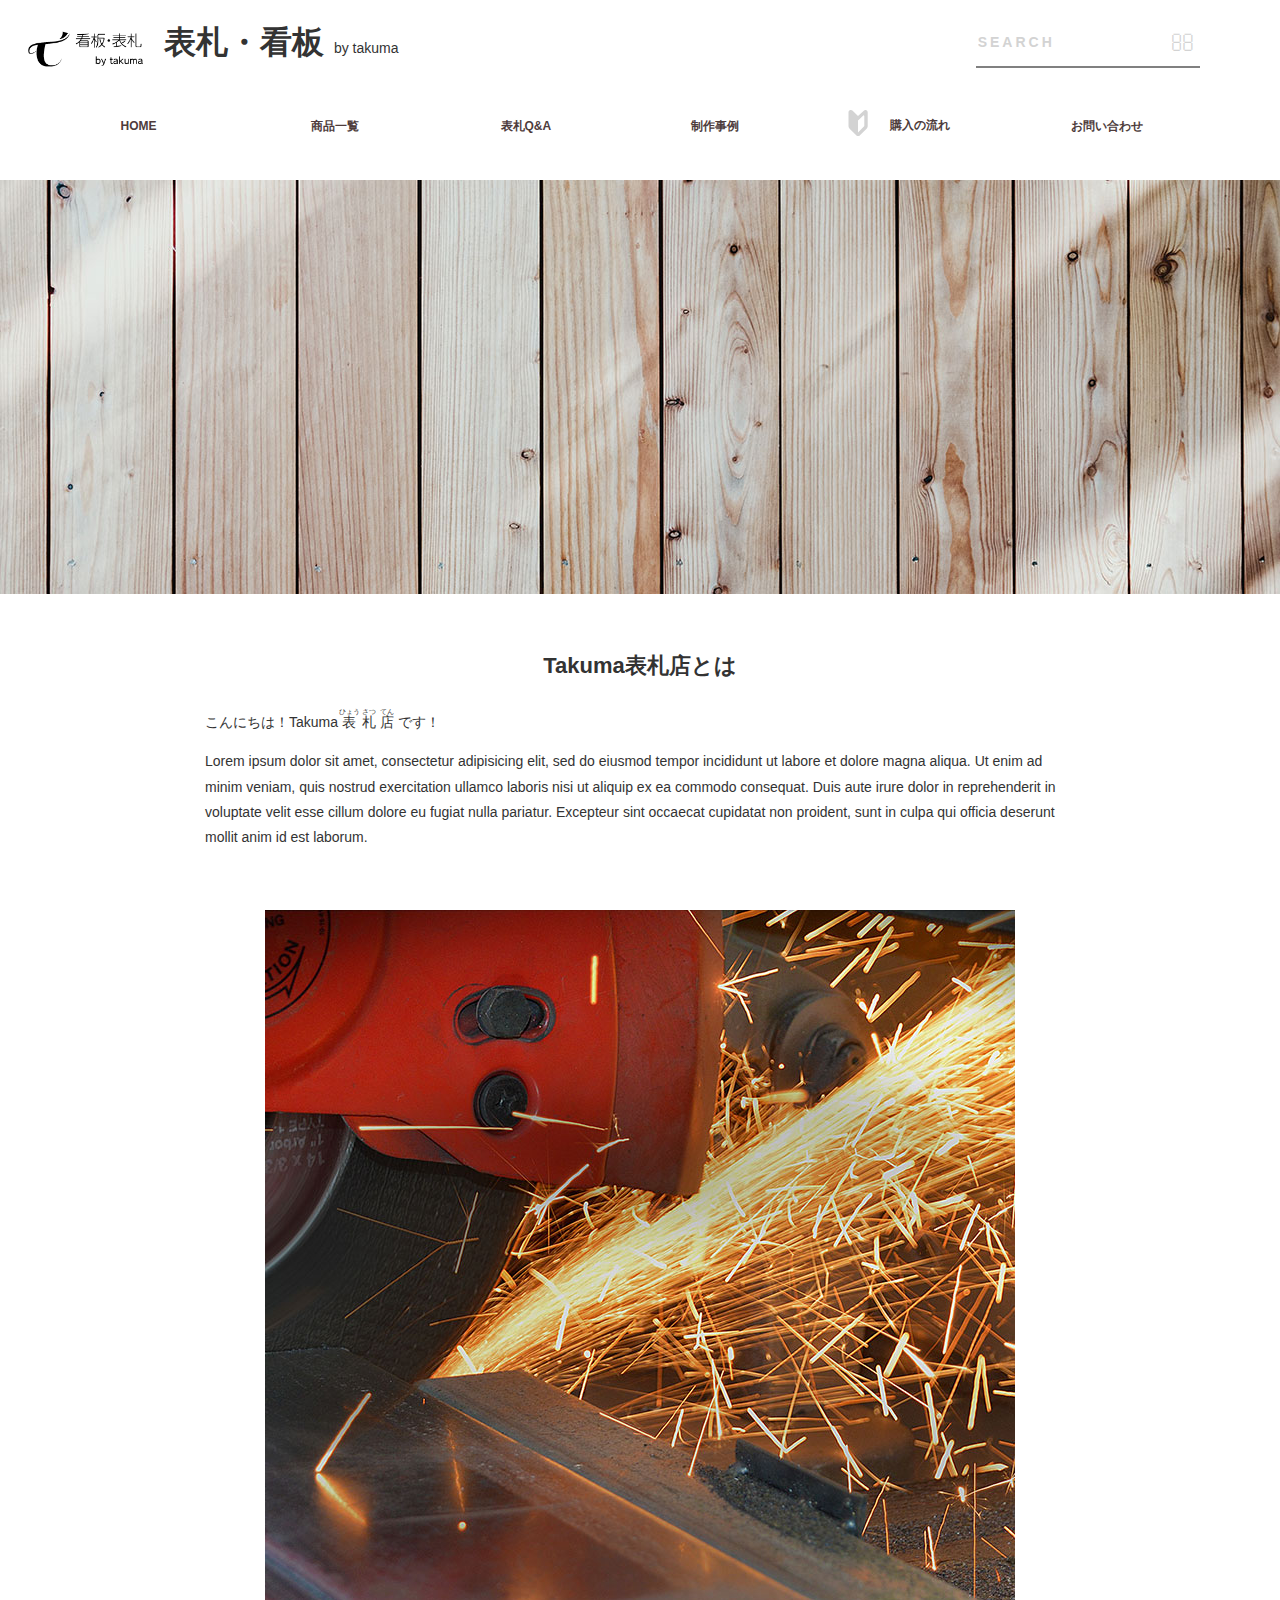
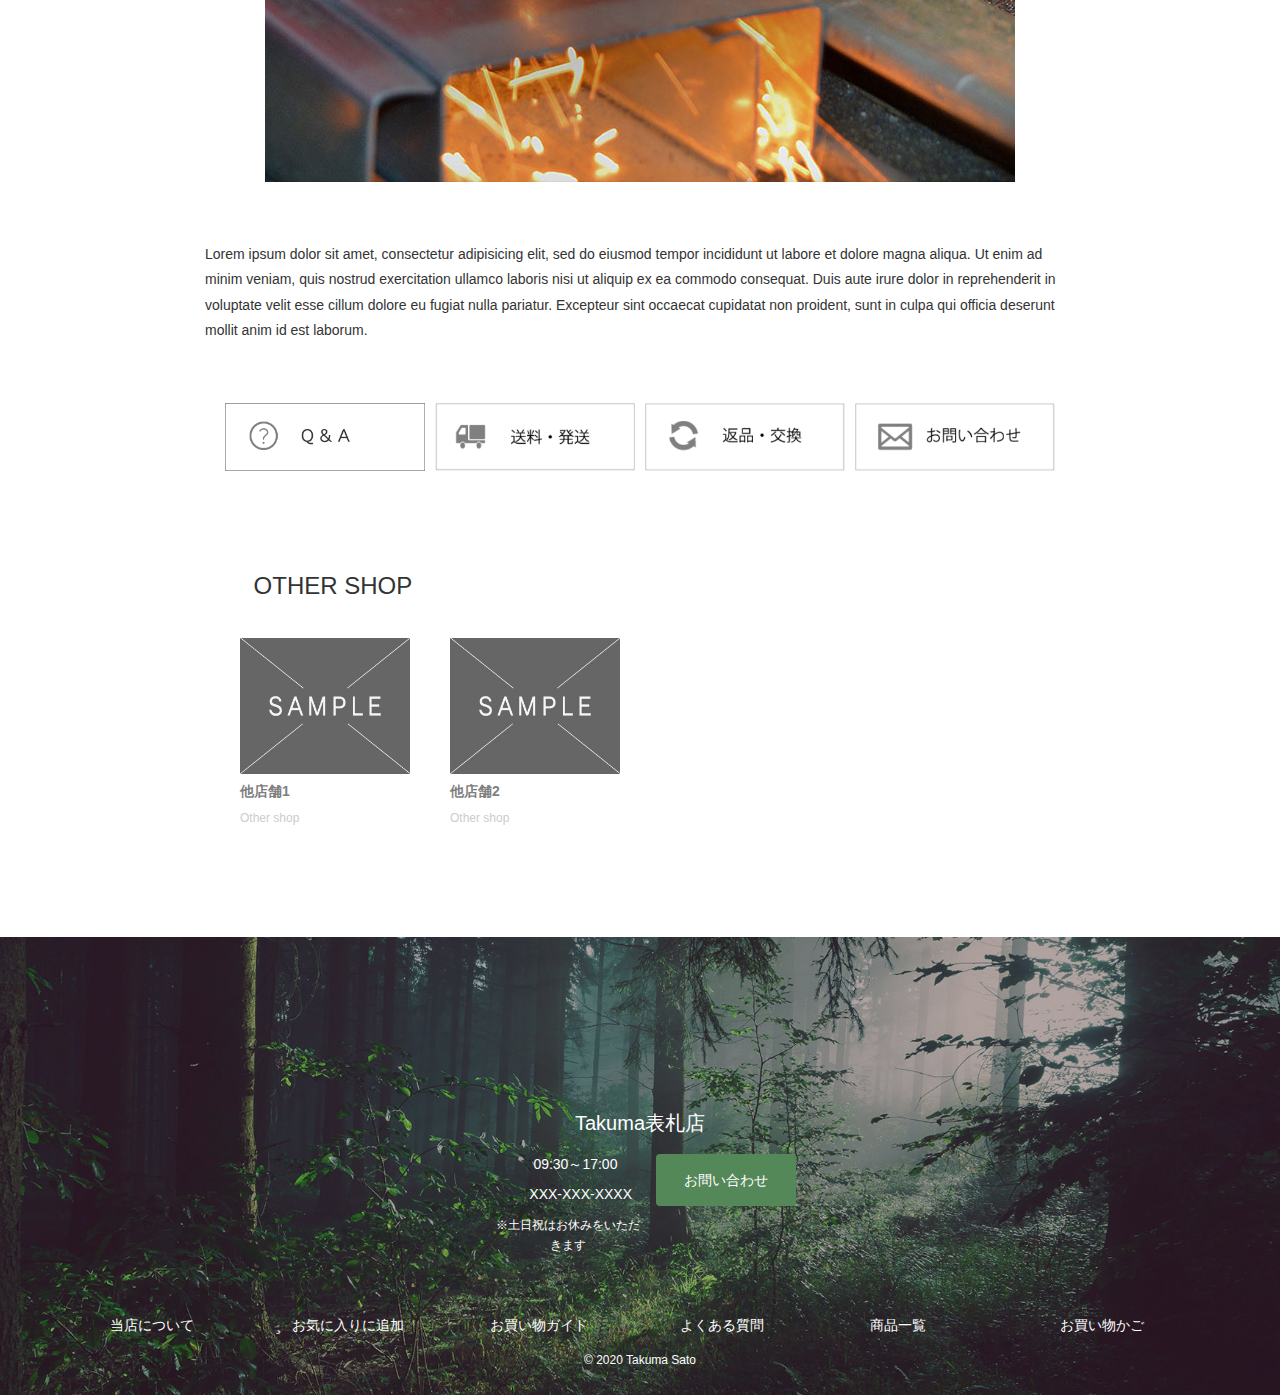
<file: content/about.html>
<!doctype html>
<html lang="ja">
<head>
<title>Takuma表札店について</title>

<meta charset="utf-8">
<meta name="viewport" content="width=device-width, initial-scale=1.0">

<!-- Fontawesome -->
<link rel="stylesheet" href="https://use.fontawesome.com/releases/v5.3.1/css/all.css" integrity="sha384-mzrmE5qonljUremFsqc01SB46JvROS7bZs3IO2EmfFsd15uHvIt+Y8vEf7N7fWAU" crossorigin="anonymous">
<link href="https://maxcdn.bootstrapcdn.com/font-awesome/4.7.0/css/font-awesome.min.css" rel="stylesheet" >

<!-- favicon -->
<link rel="icon" href="../img/favicon.ico" sizes="32x32">

<!-- bootstrap theme -->
<link rel="stylesheet" href="../theme/white_pro-master/css/bootstrap.min.css">

<!-- my style -->
<link rel="stylesheet" href="../css/base.css">
<link rel="stylesheet" href="../css/top.css">
<link rel="stylesheet" href="css/about.css">
</head>

<body>

<!-- reaf mark -->
<svg width="0" height="0" viewBox="0, 0, 26, 26">
    <g id="reafmark">
      <path d="M13,6.1L7.4,0.6C6.7,0,5.7-0.2,4.9,0.2C4,0.5,3.5,1.4,3.5,2.3v13.9c0,0.9,0.4,1.8,1.1,2.5l6.9,6.7
		c0.9,0.9,2.3,0.9,3.2,0l6.9-6.7c0.7-0.7,1.1-1.5,1.1-2.5V2.3c0-0.9-0.6-1.8-1.4-2.1c-0.9-0.4-1.8-0.2-2.5,0.5L13,6.1z M19.3,15.8
		c0,0.3-0.1,0.6-0.4,0.8L13,22.4V10.6l1.1-1.1l4.2-4c0.2-0.2,0.4-0.2,0.6-0.1c0.2,0.1,0.4,0.3,0.4,0.5V15.8z"></path>
    </g>
</svg>

<button id="page_top">
  <img src="../img/page_top.png" alt="">
</button>

<!-- navigation for mobile -->
<nav class="mobile-header navbar navbar-default navbar-fixed-top container hidden-md hidden-lg">
  <div class="row">
    <div class="dummy col-xs-3 nopadding"></div>
    <div class="shoptitle col-xs-4 nopadding">
      <a href="../">
        <h1>表札・看板</h1><span>by takuma</span>
      </a>
    </div>
  </div>
</nav>

<!-- navigation for mobile -->
<div id="navArea" class="mobile-header hidden-md hidden-lg">
  <nav>
    <h2>
      <img src="../img/sp/logo.png" alt="">
    </h2>
    <div class="inner">
      <ul>
        <li><a href="../"><i class="fas fa-home"></i>HOME</a></li>
        <li><a href="#"><i class="fas fa-list-ul"></i>商品一覧</a></li>
        <li><a href="#"><i class="far fa-question-circle"></i>表札Q&amp;A</a></li>
        <li><a href="#"><i class="fas fa-image"></i>制作事例</a></li>
        <li><a href="#"><svg class="i" viewBox="0, 0, 26, 26"><use xlink:href="#reafmark"></use></svg>購入の流れ</a></li>
        <li><a href="#"><i class="far fa-star"></i>お気に入りショップに登録</a></li>
        <li><a href="#"><i class="fas fa-shopping-bag"></i>お買い物ガイド</a></li>
        <li><a href="#"><i class="fas fa-shopping-cart"></i>お買い物かご</a></li>
        <li><a href="#"><i class="far fa-envelope"></i>お問い合わせ</a></li>

        <li>
          <div class="searchbox" style="margin-left: 10px;">
            <div class="search">
              <form  class="_right" action="#" method="get" name="form1" target="_top">
                <input type="text" placeholder="SEARCH" value="" class="text" name="p">
                <input type="submit" class="fas" value="&#xf002;">
              </form>
            </div>
          </div>
        </li>
      </ul>

    </div>
  </nav>
  <div class="navToggle">
    <span></span> <span></span> <span></span>
  </div>
  <div id="navMask"></div>
</div>

<!-- navigation for pc -->
<div class="whitespace-for-keyvisual-margin hidden-xs hidden-sm"></div>
<nav class="pc-header navbar-fixed-top hidden-xs hidden-sm">
  <div class="navbar-1st">
    <div class="navbar-left">
      <img src="../img/pc/logo2.png" alt="">
      <h1>表札・看板</h1><span>by takuma</span>
    </div>
    <div class="navbar-right">
      <div class="searchbox" style="margin-right: 60px;">
        <div class="search">
          <form  class="_right" action="#" method="get" name="form1" target="_top">
            <input type="text" placeholder="SEARCH" value="" class="text" name="p">
            <input type="submit" class="fas" value="&#xf002;">
          </form>
        </div>
      </div>
    </div>
  </div>

  <div class="navbar-2nd">
    <div class="container">
      <div class="row">
        <div class="col-md-2"><a href="../"><i class="fas fa-home"></i><p>HOME</p></a></div>
        <div class="col-md-2"><a href="#"><i class="fas fa-list-ul"></i><p>商品一覧</p></a></div>
        <div class="col-md-2"><a href="#"><i class="far fa-question-circle"></i><p>表札Q&amp;A</p></a></div>
        <div class="col-md-2"><a href="#"><i class="fas fa-image"></i><p>制作事例</p></a></div>

        <div class="col-md-2"><a href="#">
          <svg class="i" viewBox="0, 0, 26, 26"><use xlink:href="#reafmark"></use></svg>
          <p>購入の流れ</p></a>
        </div>

        <div class="col-md-2"><a href="#"><i class="far fa-envelope"></i><p>お問い合わせ</p></a></div>
        <div class="col-md-1"></div>
      </div>
    </div>
  </div>
</nav>

<div class="keyvisual">
  <img class="img-responsive hidden-xs" src="img/about/keyvisual.jpg" alt="木の間伐風景">
  <img class="img-responsive hidden-sm hidden-md hidden-lg" src="img/about/keyvisual-sp.jpg" alt="木の間伐風景">
</div>

<div class="content-wrap">

<div id="whats">
  <h2>Takuma表札店とは</h2>
  <p>
    こんにちは！Takuma
    <ruby><rb>表</rb><rp>(</rp><rt>ひょう</rt><rp>)</rp></ruby>
    <ruby><rb>札</rb><rp>(</rp><rt>さつ</rt><rp>)</rp></ruby>
    <ruby><rb>店</rb><rp>(</rp><rt>てん</rt><rp>)</rp></ruby>
    です！
  </p>
  <p>Lorem ipsum dolor sit amet, consectetur adipisicing elit, sed do eiusmod tempor incididunt ut labore et dolore magna aliqua. Ut enim ad minim veniam, quis nostrud exercitation ullamco laboris nisi ut aliquip ex ea commodo consequat. Duis aute irure dolor in reprehenderit in voluptate velit esse cillum dolore eu fugiat nulla pariatur. Excepteur sint occaecat cupidatat non proident, sunt in culpa qui officia deserunt mollit anim id est laborum.</p>
  <img class="img-responsive" src="img/about/about-sp.jpg" alt="">
  <p>Lorem ipsum dolor sit amet, consectetur adipisicing elit, sed do eiusmod tempor incididunt ut labore et dolore magna aliqua. Ut enim ad minim veniam, quis nostrud exercitation ullamco laboris nisi ut aliquip ex ea commodo consequat. Duis aute irure dolor in reprehenderit in voluptate velit esse cillum dolore eu fugiat nulla pariatur. Excepteur sint occaecat cupidatat non proident, sunt in culpa qui officia deserunt mollit anim id est laborum.</p>
</div>

<div class="container">
  <div class="row">
    <div class="corner-card col-xs-6 col-md-3">
      <a href="#"><img src="../img/sp/qa.png" alt=""></a>
    </div>
    <div class="corner-card col-xs-6 col-md-3">
      <a href="#"><img src="../img/sp/souryou-banner.png" alt=""></a>
    </div>
    <div class="corner-card col-xs-6 col-md-3">
      <a href="#"><img src="../img/sp/henpin-banner.png" alt=""></a>
    </div>
    <div class="corner-card col-xs-6 col-md-3">
      <a href="#"><img src="../img/sp/toiawase-banner.png" alt=""></a>
    </div>
  </div>
</div>

<div class="category-unit container">
  <div class="title"><i class="fas fa-sort-down"></i>OTHER SHOP</div>
  <div class="row">
    <div class="card col-md-3 col-sm-4 col-xs-6">
      <a href="#">
        <div class="card-inner">
          <img src="../img/sp/sample.jpg" alt="">
          <h5 class="card-title">他店舗1</h5>
          <p class="card-text">Other shop</p>
        </div>
      </a>
    </div>

    <div class="card col-md-3 col-sm-4 col-xs-6">
      <a href="#">
        <div class="card-inner">
          <img src="../img/sp/sample.jpg" alt="">
          <h5 class="card-title">他店舗2</h5>
          <p class="card-text">Other shop</p>
        </div>
      </a>
    </div>
  </div>
</div>

</div> <!-- .content-wrap -->

<footer>
  <div class="contact contain">
    <h3>Takuma表札店</h3>
    <div class="row">
      <div class="col-xs-1"></div>
      <div class="col-xs-5 nopadding">
        <p><i class="far fa-clock"></i>09:30～17:00</p>
        <p><i class="fas fa-phone"></i>XXX-XXX-XXXX</p>
        <p><small>※土日祝はお休みをいただきます</small></p>
      </div>
      <div class="col-xs-5">
        <a href="#" target="_blank">
          <button class="btn btn-success">お問い合わせ</button>
        </a>
      </div>
      <div class="col-xs-1"></div>
    </div>
  </div>

  <div class="footer-sp hidden-md hidden-lg">
    <a href="about.html">
      <div class="footer-part">
        <i class="fas fa-chevron-right"></i>当店について
      </div>
    </a>

    <a href="#">
      <div class="footer-part">
        <i class="fas fa-chevron-right"></i>お気に入りショップに追加
      </div>
    </a>

    <a href="#">
      <div class="footer-part">
        <i class="fas fa-chevron-right"></i>お買い物ガイド
      </div>
    </a>

    <a href="#">
      <div class="footer-part">
        <i class="fas fa-chevron-right"></i>よくある質問
      </div>
    </a>

    <a href="#">
      <div class="footer-part">
        <i class="fas fa-chevron-right"></i>商品一覧
      </div>
    </a>

    <a href="#">
      <div class="footer-part">
        <i class="fas fa-chevron-right"></i>お買い物かご
      </div>
    </a>

    <div class="copyright">
      <p>&copy; 2020 Takuma Sato</p>
    </div>
  </div>


  <div class="footer-pc hidden-xs hidden-sm">
    <div class="container">
      <div class="row">
        <div class="col-md-2">
          <a href="about.html"><i class="fas fa-info"></i>当店について</a>
        </div>

        <div class="col-md-2">
          <a href="#"><i class="far fa-star"></i>お気に入りに追加</a>
        </div>

        <div class="col-md-2">
          <a href="#"><i class="fas fa-shopping-bag"></i>お買い物ガイド</a>
        </div>

        <div class="col-md-2">
          <a href="#"><i class="far fa-question-circle"></i>よくある質問</a>
        </div>

        <div class="col-md-2">
          <a href="#"><i class="fas fa-list-ul"></i>商品一覧</a>
        </div>

        <div class="col-md-2">
          <a href="#"><i class="fas fa-shopping-cart"></i>お買い物かご</a>
        </div>
      </div>
    </div>

    <div class="copyright">
      <p>&copy; 2020 Takuma Sato</p>
    </div>
  </div>

</footer>

<div id="page_top"><a href="#menu"></a></div>

<!-- bootstrap theme js -->
<script src="https://code.jquery.com/jquery-3.4.1.min.js" integrity="sha256-CSXorXvZcTkaix6Yvo6HppcZGetbYMGWSFlBw8HfCJo=" crossorigin="anonymous"></script>
<script src="https://cdn.jsdelivr.net/npm/popper.js@1.16.0/dist/umd/popper.min.js" integrity="sha384-Q6E9RHvbIyZFJoft+2mJbHaEWldlvI9IOYy5n3zV9zzTtmI3UksdQRVvoxMfooAo" crossorigin="anonymous"></script>
<script src="../theme/white_pro-master/js/bootstrap.min.js"></script>

<!-- hamburger navigation -->
<script src="../js/nav.js"></script>

<!-- smooth scroll -->
<script src="../js/smooth.js"></script>

<!-- to top -->
<script src="../js/scrolltotop.js"></script>

</body>
</html>
</file>
<file: css/base.css>
@import url(nav.css);

#page_top {
  display: none;
  padding: 0;
  border: none;
  background: none;
  position: fixed;
  bottom: 20px;
  right: 20px;
  width: 50px;
  height: auto;
  z-index: 9999;
  opacity: 0.3;
}

button:focus-visible {
  outline: none;
}

#page_top img {
  width: 100%;
}

.nopadding {
    padding: 0;
}

.content-wrap {
    padding-left: 15px;
    padding-right: 15px;
}

.row {
  width: 100%;
  margin-left: 0;
  margin-right: 0;
}
</file>
<file: css/top.css>
* {
    /* outline: 1px dashed green; */
}

/* -------------------------------------
keyvisual
------------------------------------- */
.keyvisual {
  position: relative;
  max-width: 750px;
  margin-left: auto;
  margin-right: auto;
}

.keyvisual p {
  margin-bottom: 0;
  position: absolute;
  bottom: 10%;
  left: 5%;
  color: white;
  width: 70%;
  font-family: serif;
  font-size: 16px;
  line-height: 26px;
  text-shadow: 1px 1px 1px black;
  overflow-wrap: break-word;
}

@media (min-width: 768px) {
  .keyvisual p {
    font-size: 32px;
    line-height: 60px;
    text-shadow: 2px 2px 2px black;
  }
}

@media (min-width: 992px) {
  .keyvisual {
    max-width: 1280px;
  }

  .keyvisual p {
    font-size: 26px;
    line-height: 52px;
    bottom: 30%;
  }
}

/* -------------------------------------
category-unit
------------------------------------- */
.category-unit {
  margin-top: 80px;
  margin-bottom: 80px;
}

.category-unit a {
  text-decoration: none;
  color: inherit;
}

.category-unit img {
  width: 100%;
}

.category-unit .title {
  font-size: 24px;
  margin-bottom: .5em;
}

.category-unit .title>i {
  font-size: 32px;
  margin-right: .3em;
  color: #6e7475;
}

.category-unit .card {
  padding: 15px;
}

.category-unit .card-inner {
  padding: 5px;
}

.card-title {
  font-weight: bold;
  color: #7f7f7f;
}

.card-text {
  font-size: 12px;
  color: #ccc;
}

.card.more img {
  padding: 15% 25%;
}

.card.more h5 {
  text-align: center;
}

/* -------------------------------------
corner-card
------------------------------------- */
.corner-card {
  padding-left: 5px;
  padding-right: 5px;
  margin-bottom: 10px;
}

.corner-card img {
  width: 100%;
}

/* -------------------------------------
footer
------------------------------------- */
footer {
  margin-top: 40px;
  font-size: 18px;
  color: white;
  background-image: url(../img/sp/footer.jpg);
  background-repeat: no-repeat;
  background-position: center;
  background-size: cover;
  position: relative;
}

@media (min-width: 992px) {
  footer {
    background-image: url(../img/pc/footer.jpg);
    padding-top: 120px;
  }
}

footer::before {
  background-color: black;
  opacity: 0.3;
  position: absolute;
  top: 0;
  right: 0;
  bottom: 0;
  left: 0;
  content: '';
  z-index: 1;
}

footer>div {
  position: relative;
  z-index: 2;
}

footer>* {
}

footer a {
  text-decoration: none;
  color: inherit;
}

footer a:hover {
  text-decoration: none;
  color: inherit;
}

footer .contact {
  padding-top: 35px;
  padding-bottom: 45px;
  max-width: 350px;
  margin-left: auto;
  margin-right: auto;
}

footer .contact h3 {
  font-size: 20px  ;
  text-align: center;
  margin-top: 20px;
  margin-bottom: 20px;
}

footer .contact i {
  margin-right: 15px;
}

footer .contact p {
  font-size: 14px;
  text-align: center;
}

footer .contact button {
  padding: 16px 28px;
  background-color: #548859;
  border: none;
}

.copyright {
  font-size: 12px;
  text-align: center;
  padding-top: 15px;
  padding-bottom: 15px;
}

.footer-part {
  line-height: 60px;
  padding-left: 15px;
  border-bottom: 1px solid darkgray;
}

.footer-part i {
  margin-right: 15px;
}

.footer-pc {
  margin-bottom: 0;
}

.footer-pc i {
  color: lightgray;
  margin-right: 10px;
  font-size: 20px;
}

.footer-pc a {
  font-size: 14px;
}
</file>
<file: theme/white_pro-master/css/prettyPhoto.css>
div.pp_default .pp_top,div.pp_default .pp_top .pp_middle,div.pp_default .pp_top .pp_left,div.pp_default .pp_top .pp_right,div.pp_default .pp_bottom,div.pp_default .pp_bottom .pp_left,div.pp_default .pp_bottom .pp_middle,div.pp_default .pp_bottom .pp_right{height:13px}
div.pp_default .pp_top .pp_left{background:url(../images/prettyPhoto/default/sprite.png) -78px -93px no-repeat}
div.pp_default .pp_top .pp_middle{background:url(../images/prettyPhoto/default/sprite_x.png) top left repeat-x}
div.pp_default .pp_top .pp_right{background:url(../images/prettyPhoto/default/sprite.png) -112px -93px no-repeat}
div.pp_default .pp_content .ppt{color:#f8f8f8}
div.pp_default .pp_content_container .pp_left{background:url(../images/prettyPhoto/default/sprite_y.png) -7px 0 repeat-y;padding-left:13px}
div.pp_default .pp_content_container .pp_right{background:url(../images/prettyPhoto/default/sprite_y.png) top right repeat-y;padding-right:13px}
div.pp_default .pp_next:hover{background:url(../images/prettyPhoto/default/sprite_next.png) center right no-repeat;cursor:pointer}
div.pp_default .pp_previous:hover{background:url(../images/prettyPhoto/default/sprite_prev.png) center left no-repeat;cursor:pointer}
div.pp_default .pp_expand{background:url(../images/prettyPhoto/default/sprite.png) 0 -29px no-repeat;cursor:pointer;width:28px;height:28px}
div.pp_default .pp_expand:hover{background:url(../images/prettyPhoto/default/sprite.png) 0 -56px no-repeat;cursor:pointer}
div.pp_default .pp_contract{background:url(../images/prettyPhoto/default/sprite.png) 0 -84px no-repeat;cursor:pointer;width:28px;height:28px}
div.pp_default .pp_contract:hover{background:url(../images/prettyPhoto/default/sprite.png) 0 -113px no-repeat;cursor:pointer}
div.pp_default .pp_close{width:30px;height:30px;background:url(../images/prettyPhoto/default/sprite.png) 2px 1px no-repeat;cursor:pointer}
div.pp_default .pp_gallery ul li a{background:url(../images/prettyPhoto/default/default_thumb.png) center center #f8f8f8;border:1px solid #aaa}
div.pp_default .pp_social{margin-top:7px}
div.pp_default .pp_gallery a.pp_arrow_previous,div.pp_default .pp_gallery a.pp_arrow_next{position:static;left:auto}
div.pp_default .pp_nav .pp_play,div.pp_default .pp_nav .pp_pause{background:url(../images/prettyPhoto/default/sprite.png) -51px 1px no-repeat;height:30px;width:30px}
div.pp_default .pp_nav .pp_pause{background-position:-51px -29px}
div.pp_default a.pp_arrow_previous,div.pp_default a.pp_arrow_next{background:url(../images/prettyPhoto/default/sprite.png) -31px -3px no-repeat;height:20px;width:20px;margin:4px 0 0}
div.pp_default a.pp_arrow_next{left:52px;background-position:-82px -3px}
div.pp_default .pp_content_container .pp_details{margin-top:5px}
div.pp_default .pp_nav{clear:none;height:30px;width:110px;position:relative}
div.pp_default .pp_nav .currentTextHolder{font-family:Georgia;font-style:italic;color:#999;font-size:11px;left:75px;line-height:25px;position:absolute;top:2px;margin:0;padding:0 0 0 10px}
div.pp_default .pp_close:hover,div.pp_default .pp_nav .pp_play:hover,div.pp_default .pp_nav .pp_pause:hover,div.pp_default .pp_arrow_next:hover,div.pp_default .pp_arrow_previous:hover{opacity:0.7}
div.pp_default .pp_description{font-size:11px;font-weight:700;line-height:14px;margin:5px 50px 5px 0}
div.pp_default .pp_bottom .pp_left{background:url(../images/prettyPhoto/default/sprite.png) -78px -127px no-repeat}
div.pp_default .pp_bottom .pp_middle{background:url(../images/prettyPhoto/default/sprite_x.png) bottom left repeat-x}
div.pp_default .pp_bottom .pp_right{background:url(../images/prettyPhoto/default/sprite.png) -112px -127px no-repeat}
div.pp_default .pp_loaderIcon{background:url(../images/prettyPhoto/default/loader.gif) center center no-repeat}
div.light_rounded .pp_top .pp_left{background:url(../images/prettyPhoto/light_rounded/sprite.png) -88px -53px no-repeat}
div.light_rounded .pp_top .pp_right{background:url(../images/prettyPhoto/light_rounded/sprite.png) -110px -53px no-repeat}
div.light_rounded .pp_next:hover{background:url(../images/prettyPhoto/light_rounded/btnNext.png) center right no-repeat;cursor:pointer}
div.light_rounded .pp_previous:hover{background:url(../images/prettyPhoto/light_rounded/btnPrevious.png) center left no-repeat;cursor:pointer}
div.light_rounded .pp_expand{background:url(../images/prettyPhoto/light_rounded/sprite.png) -31px -26px no-repeat;cursor:pointer}
div.light_rounded .pp_expand:hover{background:url(../images/prettyPhoto/light_rounded/sprite.png) -31px -47px no-repeat;cursor:pointer}
div.light_rounded .pp_contract{background:url(../images/prettyPhoto/light_rounded/sprite.png) 0 -26px no-repeat;cursor:pointer}
div.light_rounded .pp_contract:hover{background:url(../images/prettyPhoto/light_rounded/sprite.png) 0 -47px no-repeat;cursor:pointer}
div.light_rounded .pp_close{width:75px;height:22px;background:url(../images/prettyPhoto/light_rounded/sprite.png) -1px -1px no-repeat;cursor:pointer}
div.light_rounded .pp_nav .pp_play{background:url(../images/prettyPhoto/light_rounded/sprite.png) -1px -100px no-repeat;height:15px;width:14px}
div.light_rounded .pp_nav .pp_pause{background:url(../images/prettyPhoto/light_rounded/sprite.png) -24px -100px no-repeat;height:15px;width:14px}
div.light_rounded .pp_arrow_previous{background:url(../images/prettyPhoto/light_rounded/sprite.png) 0 -71px no-repeat}
div.light_rounded .pp_arrow_next{background:url(../images/prettyPhoto/light_rounded/sprite.png) -22px -71px no-repeat}
div.light_rounded .pp_bottom .pp_left{background:url(../images/prettyPhoto/light_rounded/sprite.png) -88px -80px no-repeat}
div.light_rounded .pp_bottom .pp_right{background:url(../images/prettyPhoto/light_rounded/sprite.png) -110px -80px no-repeat}
div.dark_rounded .pp_top .pp_left{background:url(../images/prettyPhoto/dark_rounded/sprite.png) -88px -53px no-repeat}
div.dark_rounded .pp_top .pp_right{background:url(../images/prettyPhoto/dark_rounded/sprite.png) -110px -53px no-repeat}
div.dark_rounded .pp_content_container .pp_left{background:url(../images/prettyPhoto/dark_rounded/contentPattern.png) top left repeat-y}
div.dark_rounded .pp_content_container .pp_right{background:url(../images/prettyPhoto/dark_rounded/contentPattern.png) top right repeat-y}
div.dark_rounded .pp_next:hover{background:url(../images/prettyPhoto/dark_rounded/btnNext.png) center right no-repeat;cursor:pointer}
div.dark_rounded .pp_previous:hover{background:url(../images/prettyPhoto/dark_rounded/btnPrevious.png) center left no-repeat;cursor:pointer}
div.dark_rounded .pp_expand{background:url(../images/prettyPhoto/dark_rounded/sprite.png) -31px -26px no-repeat;cursor:pointer}
div.dark_rounded .pp_expand:hover{background:url(../images/prettyPhoto/dark_rounded/sprite.png) -31px -47px no-repeat;cursor:pointer}
div.dark_rounded .pp_contract{background:url(../images/prettyPhoto/dark_rounded/sprite.png) 0 -26px no-repeat;cursor:pointer}
div.dark_rounded .pp_contract:hover{background:url(../images/prettyPhoto/dark_rounded/sprite.png) 0 -47px no-repeat;cursor:pointer}
div.dark_rounded .pp_close{width:75px;height:22px;background:url(../images/prettyPhoto/dark_rounded/sprite.png) -1px -1px no-repeat;cursor:pointer}
div.dark_rounded .pp_description{margin-right:85px;color:#fff}
div.dark_rounded .pp_nav .pp_play{background:url(../images/prettyPhoto/dark_rounded/sprite.png) -1px -100px no-repeat;height:15px;width:14px}
div.dark_rounded .pp_nav .pp_pause{background:url(../images/prettyPhoto/dark_rounded/sprite.png) -24px -100px no-repeat;height:15px;width:14px}
div.dark_rounded .pp_arrow_previous{background:url(../images/prettyPhoto/dark_rounded/sprite.png) 0 -71px no-repeat}
div.dark_rounded .pp_arrow_next{background:url(../images/prettyPhoto/dark_rounded/sprite.png) -22px -71px no-repeat}
div.dark_rounded .pp_bottom .pp_left{background:url(../images/prettyPhoto/dark_rounded/sprite.png) -88px -80px no-repeat}
div.dark_rounded .pp_bottom .pp_right{background:url(../images/prettyPhoto/dark_rounded/sprite.png) -110px -80px no-repeat}
div.dark_rounded .pp_loaderIcon{background:url(../images/prettyPhoto/dark_rounded/loader.gif) center center no-repeat}
div.dark_square .pp_left,div.dark_square .pp_middle,div.dark_square .pp_right,div.dark_square .pp_content{background:#000}
div.dark_square .pp_description{color:#fff;margin:0 85px 0 0}
div.dark_square .pp_loaderIcon{background:url(../images/prettyPhoto/dark_square/loader.gif) center center no-repeat}
div.dark_square .pp_expand{background:url(../images/prettyPhoto/dark_square/sprite.png) -31px -26px no-repeat;cursor:pointer}
div.dark_square .pp_expand:hover{background:url(../images/prettyPhoto/dark_square/sprite.png) -31px -47px no-repeat;cursor:pointer}
div.dark_square .pp_contract{background:url(../images/prettyPhoto/dark_square/sprite.png) 0 -26px no-repeat;cursor:pointer}
div.dark_square .pp_contract:hover{background:url(../images/prettyPhoto/dark_square/sprite.png) 0 -47px no-repeat;cursor:pointer}
div.dark_square .pp_close{width:75px;height:22px;background:url(../images/prettyPhoto/dark_square/sprite.png) -1px -1px no-repeat;cursor:pointer}
div.dark_square .pp_nav{clear:none}
div.dark_square .pp_nav .pp_play{background:url(../images/prettyPhoto/dark_square/sprite.png) -1px -100px no-repeat;height:15px;width:14px}
div.dark_square .pp_nav .pp_pause{background:url(../images/prettyPhoto/dark_square/sprite.png) -24px -100px no-repeat;height:15px;width:14px}
div.dark_square .pp_arrow_previous{background:url(../images/prettyPhoto/dark_square/sprite.png) 0 -71px no-repeat}
div.dark_square .pp_arrow_next{background:url(../images/prettyPhoto/dark_square/sprite.png) -22px -71px no-repeat}
div.dark_square .pp_next:hover{background:url(../images/prettyPhoto/dark_square/btnNext.png) center right no-repeat;cursor:pointer}
div.dark_square .pp_previous:hover{background:url(../images/prettyPhoto/dark_square/btnPrevious.png) center left no-repeat;cursor:pointer}
div.light_square .pp_expand{background:url(../images/prettyPhoto/light_square/sprite.png) -31px -26px no-repeat;cursor:pointer}
div.light_square .pp_expand:hover{background:url(../images/prettyPhoto/light_square/sprite.png) -31px -47px no-repeat;cursor:pointer}
div.light_square .pp_contract{background:url(../images/prettyPhoto/light_square/sprite.png) 0 -26px no-repeat;cursor:pointer}
div.light_square .pp_contract:hover{background:url(../images/prettyPhoto/light_square/sprite.png) 0 -47px no-repeat;cursor:pointer}
div.light_square .pp_close{width:75px;height:22px;background:url(../images/prettyPhoto/light_square/sprite.png) -1px -1px no-repeat;cursor:pointer}
div.light_square .pp_nav .pp_play{background:url(../images/prettyPhoto/light_square/sprite.png) -1px -100px no-repeat;height:15px;width:14px}
div.light_square .pp_nav .pp_pause{background:url(../images/prettyPhoto/light_square/sprite.png) -24px -100px no-repeat;height:15px;width:14px}
div.light_square .pp_arrow_previous{background:url(../images/prettyPhoto/light_square/sprite.png) 0 -71px no-repeat}
div.light_square .pp_arrow_next{background:url(../images/prettyPhoto/light_square/sprite.png) -22px -71px no-repeat}
div.light_square .pp_next:hover{background:url(../images/prettyPhoto/light_square/btnNext.png) center right no-repeat;cursor:pointer}
div.light_square .pp_previous:hover{background:url(../images/prettyPhoto/light_square/btnPrevious.png) center left no-repeat;cursor:pointer}
div.facebook .pp_top .pp_left{background:url(../images/prettyPhoto/facebook/sprite.png) -88px -53px no-repeat}
div.facebook .pp_top .pp_middle{background:url(../images/prettyPhoto/facebook/contentPatternTop.png) top left repeat-x}
div.facebook .pp_top .pp_right{background:url(../images/prettyPhoto/facebook/sprite.png) -110px -53px no-repeat}
div.facebook .pp_content_container .pp_left{background:url(../images/prettyPhoto/facebook/contentPatternLeft.png) top left repeat-y}
div.facebook .pp_content_container .pp_right{background:url(../images/prettyPhoto/facebook/contentPatternRight.png) top right repeat-y}
div.facebook .pp_expand{background:url(../images/prettyPhoto/facebook/sprite.png) -31px -26px no-repeat;cursor:pointer}
div.facebook .pp_expand:hover{background:url(../images/prettyPhoto/facebook/sprite.png) -31px -47px no-repeat;cursor:pointer}
div.facebook .pp_contract{background:url(../images/prettyPhoto/facebook/sprite.png) 0 -26px no-repeat;cursor:pointer}
div.facebook .pp_contract:hover{background:url(../images/prettyPhoto/facebook/sprite.png) 0 -47px no-repeat;cursor:pointer}
div.facebook .pp_close{width:22px;height:22px;background:url(../images/prettyPhoto/facebook/sprite.png) -1px -1px no-repeat;cursor:pointer}
div.facebook .pp_description{margin:0 37px 0 0}
div.facebook .pp_loaderIcon{background:url(../images/prettyPhoto/facebook/loader.gif) center center no-repeat}
div.facebook .pp_arrow_previous{background:url(../images/prettyPhoto/facebook/sprite.png) 0 -71px no-repeat;height:22px;margin-top:0;width:22px}
div.facebook .pp_arrow_previous.disabled{background-position:0 -96px;cursor:default}
div.facebook .pp_arrow_next{background:url(../images/prettyPhoto/facebook/sprite.png) -32px -71px no-repeat;height:22px;margin-top:0;width:22px}
div.facebook .pp_arrow_next.disabled{background-position:-32px -96px;cursor:default}
div.facebook .pp_nav{margin-top:0}
div.facebook .pp_nav p{font-size:15px;padding:0 3px 0 4px}
div.facebook .pp_nav .pp_play{background:url(../images/prettyPhoto/facebook/sprite.png) -1px -123px no-repeat;height:22px;width:22px}
div.facebook .pp_nav .pp_pause{background:url(../images/prettyPhoto/facebook/sprite.png) -32px -123px no-repeat;height:22px;width:22px}
div.facebook .pp_next:hover{background:url(../images/prettyPhoto/facebook/btnNext.png) center right no-repeat;cursor:pointer}
div.facebook .pp_previous:hover{background:url(../images/prettyPhoto/facebook/btnPrevious.png) center left no-repeat;cursor:pointer}
div.facebook .pp_bottom .pp_left{background:url(../images/prettyPhoto/facebook/sprite.png) -88px -80px no-repeat}
div.facebook .pp_bottom .pp_middle{background:url(../images/prettyPhoto/facebook/contentPatternBottom.png) top left repeat-x}
div.facebook .pp_bottom .pp_right{background:url(../images/prettyPhoto/facebook/sprite.png) -110px -80px no-repeat}
div.pp_pic_holder a:focus{outline:none}
div.pp_overlay{background:#000;display:none;left:0;position:absolute;top:0;width:100%;z-index:9500}
div.pp_pic_holder{display:none;position:absolute;width:100px;z-index:10000}
.pp_content{height:40px;min-width:40px}
* html .pp_content{width:40px}
.pp_content_container{position:relative;text-align:left;width:100%}
.pp_content_container .pp_left{padding-left:20px}
.pp_content_container .pp_right{padding-right:20px}
.pp_content_container .pp_details{float:left;margin:10px 0 2px}
.pp_description{display:none;margin:0}
.pp_social{float:left;margin:0}
.pp_social .facebook{float:left;margin-left:5px;width:55px;overflow:hidden}
.pp_social .twitter{float:left}
.pp_nav{clear:right;float:left;margin:3px 10px 0 0}
.pp_nav p{float:left;white-space:nowrap;margin:2px 4px}
.pp_nav .pp_play,.pp_nav .pp_pause{float:left;margin-right:4px;text-indent:-10000px}
a.pp_arrow_previous,a.pp_arrow_next{display:block;float:left;height:15px;margin-top:3px;overflow:hidden;text-indent:-10000px;width:14px}
.pp_hoverContainer{position:absolute;top:0;width:100%;z-index:2000}
.pp_gallery{display:none;left:50%;margin-top:-50px;position:absolute;z-index:10000}
.pp_gallery div{float:left;overflow:hidden;position:relative}
.pp_gallery ul{float:left;height:35px;position:relative;white-space:nowrap;margin:0 0 0 5px;padding:0}
.pp_gallery ul a{border:1px rgba(0,0,0,0.5) solid;display:block;float:left;height:33px;overflow:hidden}
.pp_gallery ul a img{border:0}
.pp_gallery li{display:block;float:left;margin:0 5px 0 0;padding:0}
.pp_gallery li.default a{background:url(../images/prettyPhoto/facebook/default_thumbnail.gif) 0 0 no-repeat;display:block;height:33px;width:50px}
.pp_gallery .pp_arrow_previous,.pp_gallery .pp_arrow_next{margin-top:7px!important}
a.pp_next{background:url(../images/prettyPhoto/light_rounded/btnNext.png) 10000px 10000px no-repeat;display:block;float:right;height:100%;text-indent:-10000px;width:49%}
a.pp_previous{background:url(../images/prettyPhoto/light_rounded/btnNext.png) 10000px 10000px no-repeat;display:block;float:left;height:100%;text-indent:-10000px;width:49%}
a.pp_expand,a.pp_contract{cursor:pointer;display:none;height:20px;position:absolute;right:30px;text-indent:-10000px;top:10px;width:20px;z-index:20000}
a.pp_close{position:absolute;right:0;top:0;display:block;line-height:22px;text-indent:-10000px}
.pp_loaderIcon{display:block;height:24px;left:50%;position:absolute;top:50%;width:24px;margin:-12px 0 0 -12px}
#pp_full_res{line-height:1!important}
#pp_full_res .pp_inline{text-align:left}
#pp_full_res .pp_inline p{margin:0 0 15px}
div.ppt{color:#fff;display:none;font-size:17px;z-index:9999;margin:0 0 5px 15px}
div.pp_default .pp_content,div.light_rounded .pp_content{background-color:#fff}
div.pp_default #pp_full_res .pp_inline,div.light_rounded .pp_content .ppt,div.light_rounded #pp_full_res .pp_inline,div.light_square .pp_content .ppt,div.light_square #pp_full_res .pp_inline,div.facebook .pp_content .ppt,div.facebook #pp_full_res .pp_inline{color:#000}
div.pp_default .pp_gallery ul li a:hover,div.pp_default .pp_gallery ul li.selected a,.pp_gallery ul a:hover,.pp_gallery li.selected a{border-color:#fff}
div.pp_default .pp_details,div.light_rounded .pp_details,div.dark_rounded .pp_details,div.dark_square .pp_details,div.light_square .pp_details,div.facebook .pp_details{position:relative}
div.light_rounded .pp_top .pp_middle,div.light_rounded .pp_content_container .pp_left,div.light_rounded .pp_content_container .pp_right,div.light_rounded .pp_bottom .pp_middle,div.light_square .pp_left,div.light_square .pp_middle,div.light_square .pp_right,div.light_square .pp_content,div.facebook .pp_content{background:#fff}
div.light_rounded .pp_description,div.light_square .pp_description{margin-right:85px}
div.light_rounded .pp_gallery a.pp_arrow_previous,div.light_rounded .pp_gallery a.pp_arrow_next,div.dark_rounded .pp_gallery a.pp_arrow_previous,div.dark_rounded .pp_gallery a.pp_arrow_next,div.dark_square .pp_gallery a.pp_arrow_previous,div.dark_square .pp_gallery a.pp_arrow_next,div.light_square .pp_gallery a.pp_arrow_previous,div.light_square .pp_gallery a.pp_arrow_next{margin-top:12px!important}
div.light_rounded .pp_arrow_previous.disabled,div.dark_rounded .pp_arrow_previous.disabled,div.dark_square .pp_arrow_previous.disabled,div.light_square .pp_arrow_previous.disabled{background-position:0 -87px;cursor:default}
div.light_rounded .pp_arrow_next.disabled,div.dark_rounded .pp_arrow_next.disabled,div.dark_square .pp_arrow_next.disabled,div.light_square .pp_arrow_next.disabled{background-position:-22px -87px;cursor:default}
div.light_rounded .pp_loaderIcon,div.light_square .pp_loaderIcon{background:url(../images/prettyPhoto/light_rounded/loader.gif) center center no-repeat}
div.dark_rounded .pp_top .pp_middle,div.dark_rounded .pp_content,div.dark_rounded .pp_bottom .pp_middle{background:url(../images/prettyPhoto/dark_rounded/contentPattern.png) top left repeat}
div.dark_rounded .currentTextHolder,div.dark_square .currentTextHolder{color:#c4c4c4}
div.dark_rounded #pp_full_res .pp_inline,div.dark_square #pp_full_res .pp_inline{color:#fff}
.pp_top,.pp_bottom{height:20px;position:relative}
* html .pp_top,* html .pp_bottom{padding:0 20px}
.pp_top .pp_left,.pp_bottom .pp_left{height:20px;left:0;position:absolute;width:20px}
.pp_top .pp_middle,.pp_bottom .pp_middle{height:20px;left:20px;position:absolute;right:20px}
* html .pp_top .pp_middle,* html .pp_bottom .pp_middle{left:0;position:static}
.pp_top .pp_right,.pp_bottom .pp_right{height:20px;left:auto;position:absolute;right:0;top:0;width:20px}
.pp_fade,.pp_gallery li.default a img{display:none}

.pp_gallery ul a img{
	width:50px !important;
	height:35px !important;
	max-width:50px !important;
}


/* CUSTOM */
.pp_left, .pp_middle, .pp_right, div.pp_default .pp_content_container .pp_left, div.pp_default .pp_content, div.light_rounded .pp_content {background:none !important;}
.pp_details {position:static !important;}
.pp_nav, .pp_social {display:none !Important;}
div.pp_default .pp_close {z-index:9999; right:40px; top:20px; width:19px; height:18px; transition: none; -webkit-transition: none;}
div.pp_default .pp_close:hover {background-position:0 -17px;}

a.pp_previous, a.pp_next {background:none !Important; font-family:FontAwesome; text-indent:0; font-size:0;}
a.pp_previous:before,
a.pp_next:before {
	position:absolute;
	top:50%;
	width:70px;
	height:70px;
	margin-top:-35px;
	line-height:66px;
	font-size:32px;
	text-align:center;
	color:rgba(0,0,0,0.5);
	transition: all 0.3s ease-in-out; 
	-webkit-transition: all 0.3s ease-in-out;
}
a.pp_previous:before {content: "\f104"; left:0;}
a.pp_next:before {content: "\f105"; right:0;}
a.pp_previous:hover:before, a.pp_next:hover:before {color:#fff;}

.pp_gallery {margin-top:20px;}

.pp_gallery div {padding-top:2px;}
div.pp_default .pp_gallery ul li a {border:0 !important;}
div.pp_default .pp_gallery ul li {margin:0 5px;}
div.pp_default .pp_gallery ul li:hover, div.pp_default .pp_gallery ul li.selected {border:2px solid #fff; margin:-2px 3px 0;}
</file>
<file: theme/white_pro-master/css/style.css>
/*-----------------------------------------------------------------------------------*/
/*	GENERAL STYLING
/*-----------------------------------------------------------------------------------*/
::selection {background: #000; color:#fff;}
::-moz-selection {background: #000; color:#fff;}

footer ::selection {background: #fff; color:#000;}
footer ::-moz-selection {background: #fff; color:#000;}

.breadcrumbs_block ::selection {background: #fff; color:#000;}
.breadcrumbs_block ::-moz-selection {background: #fff; color:#000;}

.cleancode_block ::selection {background: #fff; color:#000;}
.cleancode_block ::-moz-selection {background: #fff; color:#000;}



body {
	overflow-x:hidden;
	position:relative;
	margin: 0;
	padding:0;
	font-family: 'Roboto', sans-serif;
	font-weight:300;
	font-size: 13px;
	line-height: 20px;
	color: #666;
	background-color:#fff;
}
#page {overflow-x:hidden; position:relative; z-index:5;}

.preloader_hide {opacity:0;}
#preloader {position:fixed; left:50%; top:50%; width:32px; height:32px; margin:-16px 0 0 -16px; display:block;}

section {background-color:#fff;}

.container {padding-left:0; padding-right:0;}

.parallax {
	background-position:0 0;
	width:100%;
	background-attachment:fixed !important;
}

a, input, select, textarea {
	vertical-align:top;
	outline:none !important;
	-webkit-appearance: none;
	-webkit-border-radius: 0;
}

select:-moz-focusring {
    color: transparent;
	outline:none !important;
    text-shadow: 0 0 0 #000 !important;
	border:0 !important;
}

textarea {resize: none;}

img {
	outline:0;
	vertical-align:top;
	border:0;
	max-width:100.1%;
	height:auto;
}

a {color:#999; transition: all 0.3s ease-in-out; -webkit-transition: all 0.3s ease-in-out;}
a:hover, a:focus {text-decoration:none; color:#333;}




.margbot0 {margin-bottom:0;}
.margbot5 {margin-bottom:5px !important;}
.margbot10 {margin-bottom:10px;}
.margbot20 {margin-bottom:20px;}
.margbot25 {margin-bottom:25px;}
.margbot30 {margin-bottom:30px !important;}
.margbot40 {margin-bottom:40px;}
.margbot50 {margin-bottom:50px;}
.margbot60 {margin-bottom:60px;}
.margbot70 {margin-bottom:70px;}
.margbot80 {margin-bottom:80px;}

.pad0 {padding:0 !important;}
.padbot0 {padding-bottom:0 !important;}
.padbot10 {padding-bottom:10px !important;}
.padbot20 {padding-bottom:20px !important;}
.padbot30 {padding-bottom:30px !important;}
.padbot40 {padding-bottom:40px !important;}
.padbot50 {padding-bottom:50px !important;}
.padbot60 {padding-bottom:60px !important;}
.padbot70 {padding-bottom:70px !important;}
.padbot80 {padding-bottom:80px !important;}
.padtop0 {padding-top:0 !important;}

.overlay {
	position:absolute;
	z-index:1;
	left:0;
	top:0;
	width:100%;
	height:100%;
	background-color: rgba(48,166,124,0.5);
}
.relative_block {position:relative; z-index:5;}








/*-----------------------------------------------------------------------------------*/
/*	TYPOGRAPHY
/*-----------------------------------------------------------------------------------*/
hr {border-color:#ededed;}

ul, ol {padding:0; margin:0;}
li {padding:0; margin:0; list-style:none;}

p {margin:0 0 20px;}


h1, h2, h3, h4, h5, h6 {
	margin-top:0;
	font-family: 'Roboto', sans-serif;
	text-transform:none;
	font-weight:300;
	color:#333;
}
h1 {margin:0 0 26px; line-height:46px; font-size:46px;}
h2 {margin:0 0 26px; line-height:40px; font-size:40px;}
h2 b {font-weight:500;}
h3 {margin:0 0 21px; line-height:25px; font-size:22px;}
h3 b {font-weight:900;}
h4 {margin:0 0 34px; line-height:25px; font-size:20px;}
h4 b {font-weight:500;}
h5 {margin:0 0 15px; line-height:20px; font-size:15px;}
h6 {margin:0 0 15px; line-height:20px; font-size:12px;}

.center {text-align:center;}
.right {text-align:right;}

.color_text {color:#30a67c;}
.color_dark {color:#505050;}
.color_light {color:#979797;}
.color_white {color:#fff;}
.color_red {color:#c10707;}
.color_yellow {color:#fec400;}

.color_bg {background:#30a67c;}

/* __________ blockquote __________ */
blockquote {position:relative; margin: 0 0 13px; padding:0 0 0 47px; border:0; font-style:italic; font-size:16px; color:#979797;}
blockquote:before {content:'“'; position:absolute; left:15px; top:13px; font-style:italic; font-size:70px; color:#979797;}






/*-----------------------------------------------------------------------------------*/
/*	SHORTCODES
/*-----------------------------------------------------------------------------------*/
/* __________ Buttons __________ */
.btn {
	margin: 0;
	padding: 24px 27px 22px;
	border:2px solid #ccc;
	border-radius: 0;
	box-shadow: none;
	text-transform:uppercase;
	font-weight: 900;
	line-height: 20px;
	font-size: 13px;
	color:#999;
	text-shadow: none;
	background-image: none !important;
	transition: all 0.3s ease-in-out;
	-webkit-transition: all 0.3s ease-in-out;
}
.btn:focus, .btn:hover {color:#333; border-color:#333;}

.btn-active {background-color:#1c1c1c; color:#fff; border-color:#1c1c1c;}
.btn-active:hover {color:#fff;}


.btn-lg {padding:19px 30px; font-size:18px;}
.btn-sm {padding: 6px 20px 5px; font-size:13px;}
.btn-xs {padding: 2px 15px 3px; font-size:11px;}


.btn_shortcodes .btn {margin:0 7px 10px 0;}
.btn_shortcodes .btn:last-child {margin-right:0;}


.ie .btn, .ie .btn-default {filter:none !important;}






/* __________ breadcrumb __________ */
.breadcrumbs_block {
	padding:81px 0;
	background-image:url(../images/clean_code_bg.jpg);
	background-repeat:no-repeat;
	background-size:cover;
}
.breadcrumbs_block h2 {
	margin-bottom:15px;
	line-height:80px;
	font-size:80px;
	color:#fff;
}
.breadcrumbs_block p {
	margin:0;
	line-height:34px;
	font-size:26px;
	color:#999;
}










/*-----------------------------------------------------------------------------------*/
/*	HEADER
/*-----------------------------------------------------------------------------------*/
header {
	position:relative;
	height:80px;
	background-color:#fff;
}


/* __________ Logo __________ */
.logo {float:left;}
.logo a {
	text-transform:uppercase;
	line-height:80px;
	font-size:26px;
	color:#333;
}
.logo a span {
	display:inline-block;
	padding-right:18px;
}
.logo a span.b1 {font-weight:900;}
.logo a span.b2 {font-weight:700;}
.logo a span.b3 {font-weight:400;}
.logo a span.b4 {font-weight:300;}
.logo a span.b5 {font-weight:100;}




/* __________ Menu __________ */
.menu_block {
	position:fixed;
	z-index:9999;
	left:0;
	top:0;
	right:0;
	height:80px;
	width:100%;
	background-color:#fff;
	box-shadow:0 2px 3px rgba(0,0,0,0.1);
}

.navmenu ul li {
	position:relative;
	display:inline-block;
}
.navmenu ul li a {
	display:block;
	margin:0 0 0 -3px;
	padding:30px 20px;
	text-transform:uppercase;
	font-weight:900;
	line-height:20px;
	font-size:13px;
	color:#666;
	transition: all 0.3s ease-in-out; 
	-webkit-transition: all 0.3s ease-in-out;
}
.navmenu li:hover a,
.navmenu li.active a {
	color:#333;
}

/* Sub menu */
.sub-menu ul {
	display: none;
	position: absolute;
	z-index: 9990;
	width: 180px;
	left: 50%;
	top: 100%;
	padding: 0;
	margin: 0 0 0 -90px;
}
.sub-menu.last ul {right:0; left:auto;}
.sub-menu ul:before {
	content:'';
	position:absolute;
	left:50%;
	top:-6px;
	margin-left:-5px;
	width: 0;
    height: 0;
    border-left: 6px solid transparent;
    border-right: 7px solid transparent;
    border-bottom: 6px solid #1c1c1c;
}

.sub-menu ul li  {
	margin:0;
	padding:0;
	width:100%;
	border-top: 0;
}
.sub-menu ul li a {
	position:relative;
	margin:0;
	padding: 15px 5px 14px 21px;
	font-weight:400;
	text-align:left;
	font-size:12px;
	color:#999 !important;
	background:#1c1c1c;
	border-bottom:1px solid #282828;
}
.sub-menu ul li:last-child a {border-bottom:0;}

.sub-menu ul li.active a, .sub-menu ul li a:hover {color:#fff !important; background:#161616;}







/*-----------------------------------------------------------------------------------*/
/*	SEARCH FORM TOP
/*-----------------------------------------------------------------------------------*/
#search-form form {
	position:relative;
	height:40px;
	margin:20px 0 20px 19px;
	padding-left:49px;
	border-left:1px solid #ccc;
	font-family: FontAwesome;
}
#search-form form:before {
	content: "\f002";
	position:absolute;
	left:29px;
	top:-2px;
	height:40px;
	line-height:40px;
	font-size:15px;
	color:#cccc;
}

#search-form input {
	width:42px;
	margin:0;
	padding:11px 0;
	text-transform:none;
	font-family: 'Roboto', sans-serif;
	font-weight:300;
	line-height:20px;
	font-size: 13px;
	color: #999;	
	background: none;
	border: 0;
	box-shadow: none;	 
	transition: all 0.3s ease-in-out; 
	-webkit-transition: all 0.3s ease-in-out;
}
#search-form input:focus {
	width:140px;
	padding: 11px 20px 11px 0;
}









/*-----------------------------------------------------------------------------------*/
/*	HOME
/*-----------------------------------------------------------------------------------*/
#home {position:relative;}






/*-----------------------------------------------------------------------------------*/
/*	ABOUT
/*-----------------------------------------------------------------------------------*/
#about {padding-top:70px;}

/* __________ Services __________ */
.services_block {padding:7px 0 0;}

.services_item {
	display:block;
	cursor:default;
}

.services_item p {
	position:relative;
	margin-bottom:15px;
	padding-bottom:19px;
	text-transform:none;
	font-weight:300;
	font-size:20px;
	color:#333;
}
.services_item p b {font-weight:400;}
.services_item p:before {
	content:'';
	position:absolute;
	left:0;
	bottom:0;
	width:30px;
	height:2px;
	background-color:#ccc;
}

.services_item span {
	display:block;
	padding-bottom:9px;
	font-weight:300;
	font-size:14px;
	color:#666;
}




/* __________ Clean Code __________ */
.cleancode_block {
	padding:96px 0 78px;
	background-image:url(../images/clean_code_bg.jpg);
	background-size:cover;
	background-position:0 0;
	background-attachment:fixed !important;
}

.cleancode_block .tab-content {
	overflow:hidden;
	padding: 0;
	margin:0 0 80px;
}
.cleancode_block p.title {
	margin:0 0 17px;
	font-weight:100;
	line-height:80px;
	font-size:80px;
	color:#fff;
}
.cleancode_block p.title b {font-weight:500;}

.cleancode_block span {
	font-weight:300;
	line-height:34px;
	font-size:26px;
	color:#999;
}
.cleancode_block .tab-pane {
	display:block;
	height:0;
	transform:translateY(-50%);
	-o-transform:translateY(-50%);
	-ms-transform:translateY(-50%);
	-webkit-transform:translateY(-50%);
	transition: all 0.5s ease-in-out; 
	-webkit-transition: all 0.5s ease-in-out;
}
.cleancode_block .tab-pane.active {
	height:auto;
	transform:translateY(0);
	-o-transform:translateY(0);
	-ms-transform:translateY(0);
	-webkit-transform:translateY(0);
}

.ie .cleancode_block .tab-pane {display:none;}
.ie .cleancode_block .tab-pane.active {display:block;}


.cleancode_block .nav-tabs {
	margin:0 -15px;
	border:0;
}
.cleancode_block .nav-tabs li {
	margin:0;
	padding:0 15px;
}
.cleancode_block .nav-tabs li a {
	width:170px;
	height:170px;
	margin:0;
	padding:54px 0 0;
	text-align:center;
	border:0 !important;
	border-radius:0;
	transition: background-color 0.3s ease-in-out;
	-webkit-transition: background-color 0.3s ease-in-out;
}
.cleancode_block .nav-tabs li a i {
	display:block;
	width:60px;
	height:60px;
	margin:0 auto;
	background-repeat:no-repeat;
	background-position:0 -60px;
	background-size:100% auto;
	-webkit-background-size:100% auto;
	transition: transform 0.2s ease-in-out; 
	-webkit-transition: -webkit-transform 0.2s ease-in-out;
}
.cleancode_block .nav-tabs li a.i1 i {background-image:url(../images/i1.png);}
.cleancode_block .nav-tabs li a.i2 i {background-image:url(../images/i2.png);}
.cleancode_block .nav-tabs li a.i3 i {background-image:url(../images/i3.png);}
.cleancode_block .nav-tabs li a.i4 i {background-image:url(../images/i4.png);}
.cleancode_block .nav-tabs li a.i5 i {background-image:url(../images/i5.png);}
.cleancode_block .nav-tabs li a.i6 i {background-image:url(../images/i6.png);}

.nav-tabs li a:hover,
.nav-tabs li a:focus {
	background-color:transparent;
}
.nav-tabs li.active a,
.nav-tabs li.active a:hover,
.nav-tabs li.active a:focus {
	background-color:#fff;
}

.nav-tabs li a:hover i {
	background-position:0 -120px;
	transform:translateY(-10px);
	-o-transform:translateY(-10px);
	-ms-transform:translateY(-10px);
	-webkit-transform:translateY(-10px);
}
.nav-tabs li.active a i {
	background-position:0 0;
	transform:translateY(-16px);
	-o-transform:translateY(-16px);
	-ms-transform:translateY(-16px);
	-webkit-transform:translateY(-16px);
}

.cleancode_block .nav-tabs li a span {
	display:block;
	font-family: 'Roboto', sans-serif;
	font-weight:400;
	line-height:20px;
	font-size:20px;
	color:#333;
	opacity:0;
	transform:translateY(-30px);
	-o-transform:translateY(-30px);
	-ms-transform:translateY(-30px);
	-webkit-transform:translateY(-30px);
	transition: all 0.5s ease-in-out; 
	-webkit-transition: all 0.5s ease-in-out;
}
.nav-tabs li.active a span {
	opacity:1;
	transform:translateY(-6px);
	-o-transform:translateY(-6px);
	-ms-transform:translateY(-6px);
	-webkit-transform:translateY(-6px);
}


/* __________ Multi Purpose __________ */
.purpose_block {padding:72px 0 0;}

.purpose_block p {
	margin-bottom:26px;
	font-weight:300;
	line-height:26px;
	font-size:17px;
	color:#666;
}
.purpose_block .btn {margin-top:30px; margin-right:16px;}
.purpose_block .btn-active {overflow:hidden;}
.purpose_block .btn-active span:before {
	content: attr(data-hover);
	position: absolute;
	top: 100%;
	left:0;
	width:100%;
	text-transform:uppercase;
	text-align:center;
	font-weight: 900;
	line-height:20px;
	font-size:13px;
	color:#1C1C1C;
	transition: all 0.3s ease-in-out; 
	-webkit-transition: all 0.3s ease-in-out;
}
.purpose_block .btn-active:hover span:before {color:#fff;}
.purpose_block .btn-active span {
	position: relative;
	display: inline-block;
	transition: all 0.3s ease-in-out; 
	-webkit-transition: all 0.3s ease-in-out;
}
.purpose_block .btn-active:hover span,
.purpose_block .btn-active:focus span {
	color:#1c1c1c;
	-webkit-transform: translateY(-100%);
	-moz-transform: translateY(-100%);
	transform: translateY(-100%);
}

.purpose_block .ipad_img1 {margin-top:-116px;}






/*-----------------------------------------------------------------------------------*/
/*	FEATURED WORKS
/*-----------------------------------------------------------------------------------*/
#projects {padding-top:47px;}

.work_item {
	position:relative;
	transition: all 0.3s ease-in-out; 
	-webkit-transition: all 0.3s ease-in-out;
}
.owl-item:hover .work_item {
	transform:scale(0.95);
	-o-transform:scale(0.95);
	-ms-transform:scale(0.95);
	-webkit-transform:scale(0.95);
}

.work_item .work_description {
	position:absolute;
	z-index:20;
	left:0;
	top:0;
	width:100%;
	height:100%;
	text-align:center;
	opacity:0;
	background-color:rgba(0,0,0,0.8);
	transition: all 0.3s ease-in-out; 
	-webkit-transition: all 0.3s ease-in-out;
}
.work_item:hover .work_description {opacity:1;}
.work_item .work_description .work_descr_cont {
	position:absolute;
	left:0;
	top:50%;
	width:100%;
	opacity:0;
	transform:translateY(-100%);
	-o-transform:translateY(-100%);
	-ms-transform:translateY(-100%);
	-webkit-transform:translateY(-100%);
	transition: all 0.3s ease-in-out; 
	-webkit-transition: all 0.3s ease-in-out;
}
.work_item:hover .work_description .work_descr_cont {
	opacity:1;
	transform:translateY(-50%);
	-o-transform:translateY(-50%);
	-ms-transform:translateY(-50%);
	-webkit-transform:translateY(-50%);
}
.work_item .work_description a {
	display:block;
	margin:0 0 6px;
	font-weight:300;
	line-height:24px;
	font-size:24px;
	color:#fff;
}
.work_item .work_description span {
	color:#666;
}

.work_item a.zoom {
	position:absolute;
	z-index:30;
	left:50%;
	bottom:0;
	width:60px;
	height:36px;
	margin-left:-30px;
	opacity:0;
	background-image:url(../images/zoom.png);
	background-repeat:no-repeat;
	background-position:0 0;
	background-size:100% auto;
	-webkit-background-size:100% auto;
	transition: bottom 0.3s ease-in-out, opacity 0.3s ease-in-out; 
	-webkit-transition: bottom 0.3s ease-in-out, opacity 0.3s ease-in-out;
}
.work_item:hover a.zoom {
	bottom:56px;
	opacity:1;
}
.work_item a.zoom:hover {background-image:url(../images/zoom_h.png);}



/* __________ WORKS DETAILS __________ */
#project_prev,
#project_close,
#project_next {
	position:relative;
	z-index:1;
	display: inline-block;
	width:50px;
	height:50px;
	margin:0 -2px 0 -3px;
	border:2px solid #ccc;
	font-family: FontAwesome;
	transition: all 0.2s ease-in-out; 
	-webkit-transition: all 0.2s ease-in-out;
}
#project_prev:hover, #project_close:hover, #project_next:hover {z-index:2; border-color:#333;}
#project_prev i,
#project_close i,
#project_next i {
	line-height:46px;
	font-size:26px;
	color:#ccc;
	transition: all 0.2s ease-in-out; 
	-webkit-transition: all 0.2s ease-in-out;
}
#project_close i {margin:0 -2px;}
#project_prev:hover i, #project_close:hover i, #project_next:hover i {color:#333;}

#project_prev.first, #project_next.last {cursor:default;}
#project_prev.first:hover, #project_next.last:hover {border-color:#ccc;}
#project_prev.first:hover i, #project_next.last:hover i {color:#ccc;}


ul.project_info li {
	margin-bottom:3px;
	font-style:italic;
	color:#505050;
}
ul.project_info li span {color:#979797;}
ul.project_info li span {color:#979797;}

.project_shared {padding:15px 0;}
.project_shared a {
	display:inline-block;
	width:36px;
	height:36px;
	margin-right:5px;
	border:1px solid #ccc;
	text-align:center;
	line-height:34px;
	font-size:20px;
	color:#ccc;
}
.project_shared a:hover {border-color:#333; color:#333;}



/* __________ Our Clients __________ */
.our_clients {padding:71px 0 78px;}

.our_clients .client_img {
	opacity:0.5;
	transition: all 0.3s ease-in-out; 
	-webkit-transition: all 0.3s ease-in-out;
}
.our_clients .client_img:hover {opacity:1;}









/*-----------------------------------------------------------------------------------*/
/*	OUR TEAM
/*-----------------------------------------------------------------------------------*/
#team {
	padding:75px 0 100px;
	background-image:url(../images/team_bg.jpg);
	background-size:cover;
	background-attachment:fixed !important;
}

.crewman_item {
	position:relative;
	margin:0 15px;
}
.crewman_item .crewman_descr {
	position:absolute;
	z-index:20;
	left:0;
	top:0;
	width:100%;
	height:100%;
	text-align:center;
	opacity:0;
	background-color:rgba(0,0,0,0.8);
	transition: all 0.5s ease-in-out; 
	-webkit-transition: all 0.5s ease-in-out;
}
.crewman_item:hover .crewman_descr {opacity:1;}
.crewman_item .crewman_descr .crewman_descr_cont {
	position:absolute;
	left:0;
	top:50%;
	width:100%;
	opacity:0;
	transform:translateY(-100%);
	-o-transform:translateY(-100%);
	-ms-transform:translateY(-100%);
	-webkit-transform:translateY(-100%);
	transition: all 0.5s ease-in-out; 
	-webkit-transition: all 0.5s ease-in-out;
}
.crewman_item:hover .crewman_descr .crewman_descr_cont {
	opacity:1;
	transform:translateY(-50%);
	-o-transform:translateY(-50%);
	-ms-transform:translateY(-50%);
	-webkit-transform:translateY(-50%);
}
.crewman_item .crewman_descr p {
	margin:0 0 6px;
	font-weight:300;
	line-height:24px;
	font-size:24px;
	color:#fff;
}
.crewman_item .crewman_descr span {
	color:#666;
}

.crewman_item .crewman_social {
	position:absolute;
	z-index:30;
	left:0;
	bottom:0;
	width:100%;
	opacity:0;
	text-align:center;
	transition: bottom 0.5s ease-in-out, opacity 0.5s ease-in-out; 
	-webkit-transition: bottom 0.5s ease-in-out, opacity 0.5s ease-in-out;
}
.crewman_item .crewman_social a {
	display:inline-block;
	width:60px;
	height:60px;
	margin:0 7px 0 10px;
	border:2px solid #333;
	border-radius:50%;
	line-height:58px;
	font-size:26px;
	color:#333;
}
.crewman_item:hover .crewman_social {
	bottom:56px;
	opacity:1;
}
.crewman_item .crewman_social a:hover {
	color:#fff;
	border-color:#fff;
}







/*-----------------------------------------------------------------------------------*/
/*	TESTIMONIALS
/*-----------------------------------------------------------------------------------*/
#news {padding:75px 0 50px;}

.testimonials{margin-bottom:77px;}
.testim_content {
	font-weight:300;
	line-height:38px;
	font-size:26px;
	color:#333;
}
.testim_author {
	padding-top:46px;
	font-weight:300;
	font-size:16px;
	color:#666;
}
.testim_author b {
	font-weight:500;
	color:#333;
}






/*-----------------------------------------------------------------------------------*/
/*	RECENT POSTS
/*-----------------------------------------------------------------------------------*/
.post_item_img {position:relative;}
.post_item_img:before {
	content:'';
	position:absolute;
	z-index:25;
	left:0;
	top:0;
	width:100%;
	height:100%;
	transition: all 0.3s ease-in-out; 
	-webkit-transition: all 0.3s ease-in-out;
}
.post_item:hover .post_item_img:before {background-color:rgba(0,0,0,0.8);}
.post_item_content {padding:23px 0 0;}
.post_item_content a.title {
	font-weight:300;
	line-height:34px;
	font-size:24px;
	color:#333;
}
.post_item_inf {padding-top:2px;}
.post_item_inf li {
	display:inline-block;
	padding-right:12px;
	color:#ccc;
}
.post_item_inf a {
	padding-right:12px;
	font-weight:300;
	font-size:14px;
}
.post_item_img a.link {
	position:absolute;
	z-index:30;
	left:50%;
	bottom:30%;
	width:60px;
	height:36px;
	margin:0 0 -18px -30px;
	opacity:0;
	background-image:url(../images/zoom.png);
	background-repeat:no-repeat;
	background-position:0 0;
	background-size:100% auto;
	-webkit-background-size:100% auto;
	transition: bottom 0.3s ease-in-out, opacity 0.3s ease-in-out; 
	-webkit-transition: bottom 0.3s ease-in-out, opacity 0.3s ease-in-out;
}
.post_item:hover .post_item_img a.link {
	bottom:50%;
	opacity:1;
}
.post_item_img a.link:hover {background-image:url(../images/zoom_h.png);}


/* __________ Recent Posts Small __________ */
.recent_posts_small {margin-bottom:15px;}
.post_item_img_small {
	overflow:hidden;
	float:left;
	width:70px;
	height:50px;
	margin:2px 15px 13px 0;
}
.post_item_img_small img {
	width:auto;
	max-width:none;
	height:100%;
	transition: opacity 0.3s ease-in-out; 
	-webkit-transition: opacity 0.3s ease-in-out;
}
.recent_posts_small:hover .post_item_img_small img {opacity:0.5;}
.post_item_content_small a.title {
	display:block;
	line-height:17px;
	font-size:14px;
	color:#ccc;
}
.post_item_content_small a.title:hover {color:#666;}
.post_item_inf_small li {
	display:inline-block;
	padding-top:4px;
	padding-right:10px;
	line-height:17px;
	font-size:11px;
	color:#666;
}



/* __________ Recent Posts Sidebar __________ */
.recent_posts_widget {margin-bottom:25px;}
.post_item_img_widget {
	overflow:hidden;
	width:270px;
	height:180px;
	margin-bottom:16px;
	background-color:#000;
}
.post_item_img_widget img {
	width:auto;
	max-width:none;
	height:100%;
	transition: opacity 0.3s ease-in-out; 
	-webkit-transition: opacity 0.3s ease-in-out;
}
.recent_posts_widget:hover .post_item_img_widget img {opacity:0.5;}

.post_item_content_widget a.title {
	display:block;
	line-height:21px;
	font-size:18px;
	color:#333;
}
.post_item_content_widgeta.title:hover {color:#666;}
.post_item_inf_widget li {
	display:inline-block;
	padding-top:12px;
	padding-right:10px;
	line-height:17px;
	font-size:11px;
	color:#999;
}









/*-----------------------------------------------------------------------------------*/
/*	FOOTER
/*-----------------------------------------------------------------------------------*/
#contacts {
	position: relative;
	z-index:0;
	padding:0;
	background:transparent;
}

footer {
	overflow:hidden;
	position:fixed;
	z-index:1;
	bottom:0;
	left:50%;
	opacity:0;
	width:100%;
	padding:60px 0 10px;
	color:#999;
	background-color:#1c1c1c;
	transform: translateX(-50%);
	-ms-transform: translateX(-50%);
	-webkit-transform: translateX(-50%);
}
footer h4 {color:#fff;}



/* __________ Footer About Block __________ */
.foot_about_block p {
	margin-bottom:24px;
	padding-right:71px;
	line-height:24px;
	font-size:12px;
}






/*-----------------------------------------------------------------------------------*/
/*	MAP
/*-----------------------------------------------------------------------------------*/
#map {
	position:fixed;
	z-index:3;
	bottom:-100%;
	left:0;
	right:0;
	height:401px;
	transition: all 0.3s ease-in-out; 
	-webkit-transition: all 0.3s ease-in-out;
}
#map iframe {width:100%; height:399px;}
#map.showed {bottom:0;}



.map_hide {
	position:absolute;
	left:50%;
	z-index:20;
	display: block;
	width:50px;
	height:50px;
	margin-left:525px;
	background-color:#333;
	font-family: FontAwesome;
	text-align:center;
}
.map_hide:hover {background-color:#fff;}
.map_hide i {
	line-height:46px;
	font-size:26px;
	color:#fff;
	transition: all 0.3s ease-in-out; 
	-webkit-transition: all 0.3s ease-in-out;
}
.map_hide i {margin:0 -2px;}
.map_hide:hover i {color:#333;}






/*-----------------------------------------------------------------------------------*/
/*	SOCIAL BUTTONS
/*-----------------------------------------------------------------------------------*/
.social li {
	display:inline-block;
	margin:0 7px 10px 0;
}
.social li a {
	display:block;
	width:50px;
	height:50px;
	border:1px solid #242424;
	text-align:center;
	line-height:46px;
	font-size:23px;
	color:#333;
}
.social li a:hover {
	color:#ccc;
	border-color:#ccc;
}








/*-----------------------------------------------------------------------------------*/
/*	CONTACT FORM
/*-----------------------------------------------------------------------------------*/
/* __________ Contact Form __________ */
textarea,
input[type="text"] {
	width:100%;
	margin:0 0 10px;
	padding: 10px 8px;
	text-transform:none;
	font-family: 'Roboto', sans-serif;
	font-weight:400;
	line-height:20px;
	font-size: 12px;
	color: #333;
	font-style:normal;
	border-radius: 0;	
	background: none;
	border: 2px solid #242424;
	box-shadow: none;
	transition: border-color 0.3s ease-in-out; 
	-webkit-transition: border-color 0.3s ease-in-out;
}
textarea {
	overflow:hidden;
	min-height:95px;
	resize: none;
}
textarea,
input[type="text"].last {margin-right:0;
}


textarea:focus,
input[type="text"]:focus,
input[type="password"]:focus,
input[type="datetime"]:focus,
input[type="datetime-local"]:focus,
input[type="date"]:focus,
input[type="month"]:focus,
input[type="time"]:focus,
input[type="week"]:focus,
input[type="number"]:focus,
input[type="email"]:focus,
input[type="url"]:focus,
input[type="search"]:focus,
input[type="tel"]:focus,
input[type="color"]:focus {
	outline: 0;
	box-shadow: none;
	color:#666;
	border-color:#ccc;
}


.contact_btn {
	display:inline-block;
	cursor:pointer;
	margin: 0 7px 10px 0;
	padding:13px 30px;
	border: 2px solid #242424;
	border-radius: 0;
	box-shadow: 0;
	text-shadow:none;
	text-decoration:none;
	text-transform:uppercase;
	font-family: 'Roboto', sans-serif;
	font-weight:900;
	line-height:20px;
	font-size:13px;
	color:#333;
	background: none; 
	transition: all 0.3s ease-in-out;
	-webkit-transition: all 0.3s ease-in-out;
}
.contact_btn.active, .contact_btn:hover {background: none; color:#fff; border-color:#ccc;}

.notification_error {color:#30a67c;}








/*-----------------------------------------------------------------------------------*/
/*	BLOG
/*-----------------------------------------------------------------------------------*/
.single_page #blog {padding-top:50px;}


.blog_block hr {border-top:2px solid #e9e9e9;}



/* __________ Blog Post __________ */
.blog_post_img {
	overflow:hidden;
	float:left;
	position:relative;
	width:470px;
	height:369px;
	margin-right:30px;
	background-color:#000;
}
.blog_post_img img {
	width:auto;
	max-width:none;
	height:100%;
	transition: all 0.3s ease-in-out;
	-webkit-transition: all 0.3s ease-in-out;
}
.blog_post:hover .blog_post_img img {opacity:0.5;}

.blog_post a.zoom {
	position:absolute;
	z-index:30;
	left:50%;
	bottom:50px;
	width:60px;
	height:36px;
	margin:0 0 -30px -30px;
	opacity:0;
	background-image:url(../images/zoom.png);
	background-repeat:no-repeat;
	background-position:0 0;
	background-size:100% auto;
	-webkit-background-size:100% auto;
	transition: bottom 0.3s ease-in-out, opacity 0.3s ease-in-out; 
	-webkit-transition: bottom 0.3s ease-in-out, opacity 0.3s ease-in-out;
}
.blog_post:hover a.zoom {
	bottom:50%;
	opacity:1;
}
.blog_post a.zoom:hover {background-image:url(../images/zoom_h.png);}

.blog_post_descr hr {
	border-color:#e9e9e9;
	margin:25px 0;
}
.blog_post_date {
	margin-top:-3px;
	text-transform:uppercase;
	line-height:14px;
	font-size:11px;
}

.blog_post_title {
	display:block;
	padding-bottom:19px;
	line-height:36px;
	font-size:30px;
	color:#333;
}
.blog_post_title:hover {color:#666;}

.blog_post_info li {position:relative; display:inline-block; padding-right:22px;}
.blog_post_info li:before {content:''; position:absolute; right:9px; top:4px; height:12px; width:1px; background-color:#d3d3d3;}
.blog_post_info li:last-child:before {display:none;}
.blog_post_info li a {font-size:14px;}
.blog_post_content {
	padding-bottom:18px;
	line-height:26px;
	font-size:17px;
}
.blog_post .read_more_btn {
	font-weight:500;
	font-size:16px;
	color:#333;
}
.blog_post .read_more_btn:hover {color:#666;}



/* __________ Pagination __________ */
.pagination {
	display:block;
	margin:0 0 50px;
	padding:0;
	border-radius:0;
}
.pagination li {
	float:left;
	width:68px;
	height:70px;
}
.pagination li a {
	float:none;
	display:block;
	margin:0;
	padding:0;
	border:0;
	font-weight:900;
	text-align:center;
	line-height:68px;
	font-size:20px;
	color:#999;
}
.pagination li a:focus,
.pagination li a:hover {
	background:none !important;
	color:#333 !important;
}
.pagination li.active a {
	border:2px solid #333 !Important;
	font-size:26px;
	color:#333 !important;
	background:none !important;
}








/* __________ Single Blog Post __________ */
.single_blog_post_date {
	margin:-2px 0 -4px;
	line-height:13px;
	font-size:11px;
	color:#999;
}
.single_blog_post_title {
	padding-bottom:12px;
	line-height:60px;
	font-size:50px;
	color:#333;
}

.single_blog_post_info {padding-bottom:20px;}
.single_blog_post_info li {
	position:relative;
	display:inline-block;
	padding:0 25px 4px 0;
}
.single_blog_post_info li:before {
	content:'';
	position:absolute;
	right:9px;
	top:4px;
	height:12px;
	width:1px;
	background-color:#d3d3d3;
}
.single_blog_post_info li:last-child:before {display:none;}
.single_blog_post_info li a {font-size:14px;}

.single_blog_post_img img {
	margin-bottom:23px;
	width:100%;
}

.single_blog_post_content {
	line-height:26px;
	font-size:17px;
}



/* __________ Single Blog Post Tags __________ */
.single_blog_post_tags li {
	display:inline-block;
	margin:0 3px 5px 0;
}
.single_blog_post_tags li a {
	display:block;
	padding:9px 19px;
	font-size:16px;
	border:1px solid #e9e9e9;
	transition: color 0.3s ease-in-out, border-color 0.3s ease-in-out;
	-webkit-transition: color 0.3s ease-in-out, border-color 0.3s ease-in-out;
}
.single_blog_post_tags li a:hover {
	padding:8px 18px;
	border:2px solid #333;
}





/* __________ Comments __________ */
#comments .avatar {
	overflow:hidden;
	margin:3px 30px 0 0;
	width:70px;
	height:70px;
	border:1px solid #efefef;
}
#comments .avatar img {width:100%;}

.comment_right {display:table;}
.comment_info {padding-bottom:11px;}
#comments .comment_author {
	font-weight:500;
	font-size:16px;
	color:#333;
}
#comments .comment_date {color:#999; font-size:11px;}
#comments .comment_inf_sep {
	padding:0 12px;
	font-size:16px;
	color:#ccc;
}
#comments .comment_right p {font-size:12px;}


#comment_form textarea,
#comment_form input[type="text"] {
	padding:10px 8px 11px;
	border-color:#e9e9e9;
	text-transform:uppercase;
	font-size:11px;
	color:#666;
}
#comment_form textarea {min-height:140px;}
#comment_form .contact_btn {
	background-color:#1c1c1c;
	color:#fff;
}
#comment_form .contact_btn:hover {background-color:#ccc;}

.comment_note {padding-top:11px; font-size:12px;}







/*-----------------------------------------------------------------------------------*/
/*	Portfolio Single
/*-----------------------------------------------------------------------------------*/
.single_page #portfolio {padding-top:50px;}


.portfolio_block hr {border-top:2px solid #e9e9e9;}



/* __________ Single Portfolio Post __________ */
.single_portfolio_post_title {
	padding-bottom:20px;
	line-height:40px;
	font-size:40px;
	color:#333;
}










/*-----------------------------------------------------------------------------------*/
/*	SIDEBAR
/*-----------------------------------------------------------------------------------*/
.sidepanel {margin-bottom:25px;}

.sidebar hr {
	border-color:#e9e9e9;
	margin:25px 0;
}


/* __________ Widjet Meta __________ */
.widget_meta li {
	position:relative;
	padding:13px 10px 12px 30px;
	border-top:1px solid #e9e9e9;
}
.widget_meta li:last-child {border-bottom:1px solid #e9e9e9;}
.widget_meta li:before {
	content:'°';
	position:absolute;
	left:10px;
	top:20px;
	font-size:27px;
	color:#ccc;
	transition: all 0.3s ease-in-out;
	-webkit-transition: all 0.3s ease-in-out;
}
.widget_meta li:hover:before {color:#333;}
.widget_meta li a {
	display:inline-block;
	line-height:24px;
	font-size:20px;
	color:#666;
}
.widget_meta li a:hover {color:#333;}




/* __________ Popular Tags __________ */
.widget_tags li {
	display:inline-block;
	margin:0 3px 5px 0;
}
.widget_tags li a {
	display:block;
	padding:9px 19px;
	font-size:16px;
	border:1px solid #e9e9e9;
	transition: color 0.3s ease-in-out, border-color 0.3s ease-in-out;
	-webkit-transition: color 0.3s ease-in-out, border-color 0.3s ease-in-out;
}
.widget_tags li a:hover {
	padding:8px 18px;
	border:2px solid #333;
}



/* __________ Text Widget __________ */
.widget_text p {
	line-height:26px;
	font-size:16px;
}



/* __________ Work Info __________ */
.work_info {padding-bottom:25px;}
.work_info li {
	padding-bottom:6px;
	font-size:14px;
	color:#999;
}
.work_info li a {color:#333;}


/* __________ Shared __________ */
.shared li {
	display:inline-block;
	margin:0 7px 10px 0;
}
.shared li a {
	display:block;
	width:50px;
	height:50px;
	padding:1px;
	border:1px solid #e9e9e9;
	text-align:center;
	line-height:46px;
	font-size:23px;
	color:#ccc;
	transition: color 0.3s ease-in-out, border-color 0.3s ease-in-out;
	-webkit-transition: color 0.3s ease-in-out, border-color 0.3s ease-in-out;
}
.shared li a:hover {
	padding:0;
	color:#333;
	border:2px solid #242424;
}








/*-----------------------------------------------------------------------------------*/
/*	RESPONSIVE STYLES
/*-----------------------------------------------------------------------------------*/

@media screen and (-webkit-min-device-pixel-ratio:0) { 
	.parallax, .cleancode_block, #team, .top_slider .slide1, .top_slider .slide2, .top_slider .slide3 {background-attachment:scroll !important; background-position:0 0;}
	.top_slider .slide1, .top_slider .slide2, .top_slider .slide3 {background-size:cover !important;}

}

@media (max-width: 1024px) {

	
}

@media (min-width: 992px) and (max-width: 1199px) {
	.parallax, .cleancode_block, #team {background-attachment:scroll !important; background-size:100% auto !important; -webkit-background-size:100% auto !important;}
	
	
	h2 {font-size:35px; line-height:35px;}

/* __________ Menu __________ */
	.navmenu ul li a {padding-left:15px; padding-right:15px;}

/* __________ Index __________ */
	.cleancode_block p.title {font-size:70px; line-height:70px;}
	.cleancode_block .nav-tabs li a {width:136px; height:136px; padding-top:35px;}
	.cleancode_block .nav-tabs li a i {width:45px; height:45px;}
	.cleancode_block .nav-tabs li a span {font-size:16px;}
	.cleancode_block .nav-tabs li a i {background-position:0 -45px;}
	.nav-tabs li a:hover i {background-position:0 -90px; transform:translateY(-5px); -o-transform:translateY(-5px); -ms-transform:translateY(-5px); -webkit-transform:translateY(-5px);}
	.nav-tabs li.active a i {background-position:0 0; transform:translateY(-10px); -o-transform:translateY(-10px); -ms-transform:translateY(-10px); -webkit-transform:translateY(-10px);}
	
	
	.purpose_block p {font-size:15px; line-height:22px;}
	
	
	.work_item a.zoom {width:40px; height:24px; margin-left:-20px;}
	.work_item:hover a.zoom {bottom:30px;}
	
	
	.img_wrapper {width:137px !important;}
	
	
	.post_item_img a.link {width:40px; height:24px; margin:0 0 -12px -20px;}
	.post_item_img a.link:hover {background-position:0 -24px;}
	.post_item_content a.title {font-size:19px; line-height:24px;}
	
	
	.owl-theme .owl-controls {top:-69px;}
	.owl-theme .owl-controls .owl-buttons div {width:50px; height:50px;}
	.owl-theme .owl-controls .owl-buttons div:before {width:48px; height:48px; line-height:46px;}
	
	
	
/* __________ Blog __________ */
	.blog_post_descr hr {margin:15px 0;}
	
	.blog_post_img {width:400px; height:314px;}
	.blog_post_title {font-size:24px; line-height:27px;}
	.blog_post_content {font-size:14px; line-height:22px;}
	
	
	.single_blog_post_title{font-size:44px; line-height:50px;}
	
	

/* __________ Sidebar __________ */
	.widget_meta li a {font-size:17px; line-height:20px;}
	
	.post_item_img_widget{width:220px; height:146px;}
	.post_item_content_widget a.title {font-size:16px; line-height:20px;}

	
	
	

/* __________ All Styles __________ */
	.breadcrumbs_block {padding:50px 0;}
	
	
	.map_hide {margin-left:435px;}
	
	
}

@media (min-width: 768px) and (max-width: 991px) {
	.logo a {font-size:22px;}
	
	
	#search-form input:focus {width:42px;}
	

/* __________ Menu __________ */
	.navmenu ul li a {padding-left:10px; padding-right:10px; font-size:12px;}
	
	
	
/* __________ Index __________ */
	.cleancode_block p.title {font-size:60px; line-height:60px;}
	.cleancode_block span {font-size:20px; line-height:24px;}
	.cleancode_block .nav-tabs li a {width:100px; height:100px; padding-top:24px;}
	.cleancode_block .nav-tabs li a i {width:45px; height:45px;}
	.cleancode_block .nav-tabs li a span {font-size:13px;}
	.cleancode_block .nav-tabs li a i {background-position:0 -45px;}
	.nav-tabs li a:hover i {background-position:0 -90px; transform:translateY(-5px); -o-transform:translateY(-5px); -ms-transform:translateY(-5px); -webkit-transform:translateY(-5px);}
	.nav-tabs li.active a i {background-position:0 0; transform:translateY(-10px); -o-transform:translateY(-10px); -ms-transform:translateY(-10px); -webkit-transform:translateY(-10px);}
	
	
	.purpose_block {padding-top:35px;}
	.purpose_block .ipad_img1 {margin-top:-50px;}
	.purpose_block p {font-size:12px; line-height:20px;}
	
	
	.work_item a.zoom {width:40px; height:24px; margin-left:-20px;}
	.work_item:hover a.zoom {bottom:30px;}
	
	
	.img_wrapper {width:100px !important;}
	
	
	.post_item_img a.link {width:40px; height:24px; margin:0 0 -12px -20px;}
	.post_item_img a.link:hover {background-position:0 -24px;}
	.post_item_content a.title {font-size:15px; line-height:20px;}
	.post_item_content {padding-top:15px;}
	.post_item_inf a {font-size:12px; padding-right:5px;}
	.post_item_inf li {padding-right:5px;}
	
	
	.owl-theme .owl-controls {top:-69px;}
	.owl-theme .owl-controls .owl-buttons div {width:50px; height:50px;}
	.owl-theme .owl-controls .owl-buttons div:before {width:48px; height:48px; line-height:46px;}
	
	
	.crewman_item .crewman_social a {width:36px; height:36px; margin:0 2px 0 5px; font-size:17px; line-height:34px;}
	.crewman_item:hover .crewman_social {bottom:30px;}
	
	
	.testim_content {font-size:17px; line-height:24px;}
	

/* __________ Blog __________ */
	.blog_post_descr hr {margin:15px 0;}
	
	.blog_post_img {width:400px; height:314px;}
	.blog_post_title {font-size:24px; line-height:27px;}
	.blog_post_content {font-size:14px; line-height:22px;}
	
	
	.single_blog_post_title{font-size:44px; line-height:50px;}
	
	

/* __________ Sidebar __________ */
	.widget_meta li a {font-size:17px; line-height:20px;}
	
	.post_item_img_widget{width:220px; height:146px; float:left; margin-right:30px;}
	.post_item_content_widget a.title {font-size:16px; line-height:20px;}

	
	
	

/* __________ All Styles __________ */
	.breadcrumbs_block {padding:50px 0;}
	.breadcrumbs_block h2 {font-size:60px; line-height:64px;}
	.breadcrumbs_block p {font-size:21px; line-height:24px;}
	

/* __________ Footer __________ */
	footer {position:static; left:auto; bottom:auto; transform:none; -webkit-transform:none;}
	
	
	.map_hide {margin-left:325px;}
	
	
	.respond_clear {clear:both; height:0; font-size:0;}


}

@media (max-width: 767px) {
	.container {padding-left:15px; padding-right:15px;}
	
	
	h2 {font-size:30px; line-height:32px;}
	
	
	.logo a {font-size:22px;}
	
	
	#search-form input:focus {width:42px;}
	
	
/* __________ Menu __________ */
	a.menu_toggler {display:inline-block; float:right; margin: 20px 0 0 20px; width:40px; height:40px; text-align:center; line-height:38px; font-size:23px; color:#fff; background-color:#333;}
	a.menu_toggler:hover {background-color:#333;}
	
	.navmenu {position:absolute; left:0; right:0; top:80px; background-color:#fff;}
	.navmenu ul {padding:10px 0;}
	.navmenu ul li {display:block; text-align:left;}
	.navmenu ul li a {padding:4px 20px;}
	
	.sub-menu ul {display:block; position:static; width:100%; box-shadow:none; padding:0; margin:0;}
	.sub-menu ul:before {display:none !important;}
	.navmenu li.sub-menu:hover, .navmenu li.sub-menu.active_page {background:none;}
	.sub-menu ul li a {background:none; border:0; padding-left:30px;}
	.sub-menu ul li a:hover, .sub-menu ul li.active a {background:none !important; color:#333 !Important;}
	.sub-menu ul li a:before {content:'-'; position:absolute; z-index:10; left:17px; top:4px; color:#666;}


/* __________ Index __________ */
	.cleancode_block p.title {font-size:40px; line-height:40px;}
	.cleancode_block span {font-size:15px; line-height:22px;}
	.cleancode_block .nav-tabs {margin:0 auto; width:450px;}
	.cleancode_block .nav-tabs li a {width:120px; height:120px; padding-top:24px;}
	.cleancode_block .nav-tabs li a i {width:45px; height:45px;}
	.cleancode_block .nav-tabs li a span {font-size:13px;}
	.cleancode_block .nav-tabs li a i {background-position:0 -45px;}
	.nav-tabs li a:hover i {background-position:0 -90px; transform:translateY(-5px); -o-transform:translateY(-5px); -ms-transform:translateY(-5px); -webkit-transform:translateY(-5px);}
	.nav-tabs li.active a i {background-position:0 0; transform:translateY(-10px); -o-transform:translateY(-10px); -ms-transform:translateY(-10px); -webkit-transform:translateY(-10px);}
	
	
	.purpose_block {padding-top:35px;}
	.ipad_img_in {width:350px; margin:0 auto;}
	.purpose_block .ipad_img1 {margin-top:40px;}
	.purpose_block p {font-size:12px; line-height:20px;}
	
	
	.work_item a.zoom {width:40px; height:24px; margin-left:-20px;}
	.work_item:hover a.zoom {bottom:30px;}
	
	
	.our_clients .row {text-align:center; margin:0 auto; width:450px;}
	.client_img {width:140px; display:inline-block;}
	.img_wrapper {width:110px !important;}
	
	
	.post_item_img a.link {width:40px; height:24px; margin:0 0 -12px -20px;}
	.post_item_img a.link:hover {background-position:0 -24px;}
	.post_item_content a.title {font-size:15px; line-height:20px;}
	.post_item_content {padding-top:15px;}
	.post_item_inf a {font-size:12px; padding-right:5px;}
	.post_item_inf li {padding-right:5px;}
	
	
	.owl-theme .owl-controls {top:-69px;}
	.testimonials .owl-theme .owl-controls {top:-49px;}
	.owl-theme .owl-controls .owl-buttons div {width:50px; height:50px;}
	.owl-theme .owl-controls .owl-buttons div:before {width:48px; height:48px; line-height:46px;}
	
	
	.crewman_item .crewman_social a {width:36px; height:36px; margin:0 2px 0 5px; font-size:17px; line-height:34px;}
	.crewman_item:hover .crewman_social {bottom:30px;}
	
	
	.testim_content {font-size:17px; line-height:24px;}
	
	
	
	#news .recent_posts {width:450px; margin:0 auto;}
	
	
/* __________ Blog __________ */
	.blog_post_descr hr {margin:15px 0;}
	
	.blog_post_img {width:200px; height:157px; margin-right:20px;}
	.blog_post_title {font-size:19px; line-height:22px;}
	.blog_post_descr hr {clear:both; border:0;}
	.blog_post_content {font-size:14px; line-height:22px;}
	.blog_post_info li a {font-size:13px;}
	.blog_post_info li {padding-right:15px;}
	.blog_post_info li:before {right:6px;}
	.blog_post_content {padding-top:20px;}
	
	.pagination li {width:40px; height:40px;}
	.pagination li a {font-size:16px; line-height:38px;}
	.pagination li.active a, .pagination li a:focus, .pagination li a:hover {font-size:18px;}
	
	
	.single_blog_post_title{font-size:44px; line-height:50px;}
	
	
/* __________ Single Blog Post __________ */
	.single_blog_post_date {margin:0;}
	.single_blog_post_title {font-size:26px; line-height:32px;}
	
	.comment_note {padding:0 0 20px;}
	
	

/* __________ Sidebar __________ */
	.widget_meta li a {font-size:17px; line-height:20px;}
	
	.post_item_img_widget{width:220px; height:146px; float:left; margin-right:30px;}
	.post_item_content_widget a.title {font-size:16px; line-height:20px;}

	
	
	

/* __________ All Styles __________ */
	.breadcrumbs_block {padding:40px 0;}
	.breadcrumbs_block h2 {font-size:50px; line-height:54px;}
	.breadcrumbs_block p {font-size:16px; line-height:20px;}


/* __________ Footer __________ */
	footer {position:static; left:auto; bottom:auto; transform:none; -webkit-transform:none;}
	
	
	.map_hide {margin:0; left:auto; right:15px;}
	
	
	.respond_clear {clear:both; height:0; font-size:0;}
	
	
}

@media (max-width: 479px) {

	#search-form {display:none;}
	
	
/* __________ Index __________ */
	h2 {font-size:26px; line-height:26px;}
	
	
	.purpose_block .btn {padding:10px; margin:10px 5px 0 0;}
	
	
	.cleancode_block p.title {font-size:26px; line-height:26px;}
	.cleancode_block .nav-tabs {width:290px;}
	.cleancode_block .nav-tabs li {padding:0;}
	.cleancode_block .nav-tabs li a {width:96px; height:96px;}
	
	
	.ipad_img_in {width:290px;}
	
	
	.our_clients .row {width:290px;}
	
	
	.testimonials .owl-theme .owl-controls {top:0;}
	
	
	#news .recent_posts {width:290px;}
	
	
/* __________ Blog __________ */
	.blog_post_img {float:none; margin:0 0 20px; width:290px; height:227px;}
	.blog_post_descr hr {border-bottom:2px solid #e9e9e9;}
	.blog_post_content {padding-top:0;}
	
/* __________ Single Blog Post __________ */
	.single_blog_post_title {font-size:17px; line-height:22px;}
	.single_blog_post_content {font-size:13px; line-height:20px;}

	
	
/* __________ Sidebar __________ */
	.post_item_img_widget {float:none; margin-right:0;}
	


/* __________ Bootstrap Style __________ */
	.col-ss-1, .col-ss-2, .col-ss-3, .col-ss-4, .col-ss-5, .col-ss-6, .col-ss-7, .col-ss-8, .col-ss-9, .col-ss-10, .col-ss-11 {float: left;}
	.col-ss-12 {width: 100%;}
	.col-ss-11 {width: 91.66666666666666%;}
	.col-ss-10 {width: 83.33333333333334%;}
	.col-ss-9 {width: 75%;}
	.col-ss-8 {width: 66.66666666666666%;}
	.col-ss-7 {width: 58.333333333333336%;}
	.col-ss-6 {width: 50%;}
	.col-ss-5 {width: 41.66666666666667%;}
	.col-ss-4 {width: 33.33333333333333%;}
	.col-ss-3 {width: 25%;}
	.col-ss-2 {width: 16.666666666666664%;}
	.col-ss-1 {width: 8.333333333333332%;}

}
</file>
<file: content/css/about.css>
@charset "utf-8";

#whats {
  margin-top: 60px;
  margin-bottom: 60px;
}

#whats h2 {
  text-align: center;
  font-size: 22px;
  margin-bottom: 30px;
  font-weight: bold;
}

#whats p {
  line-height: 1.8em;
  margin-bottom: 1em;
}

.content-wrap {
  max-width: 900px;
  margin-left: auto;
  margin-right: auto;
}

#whats img {
  margin: 60px auto;
}
</file>
